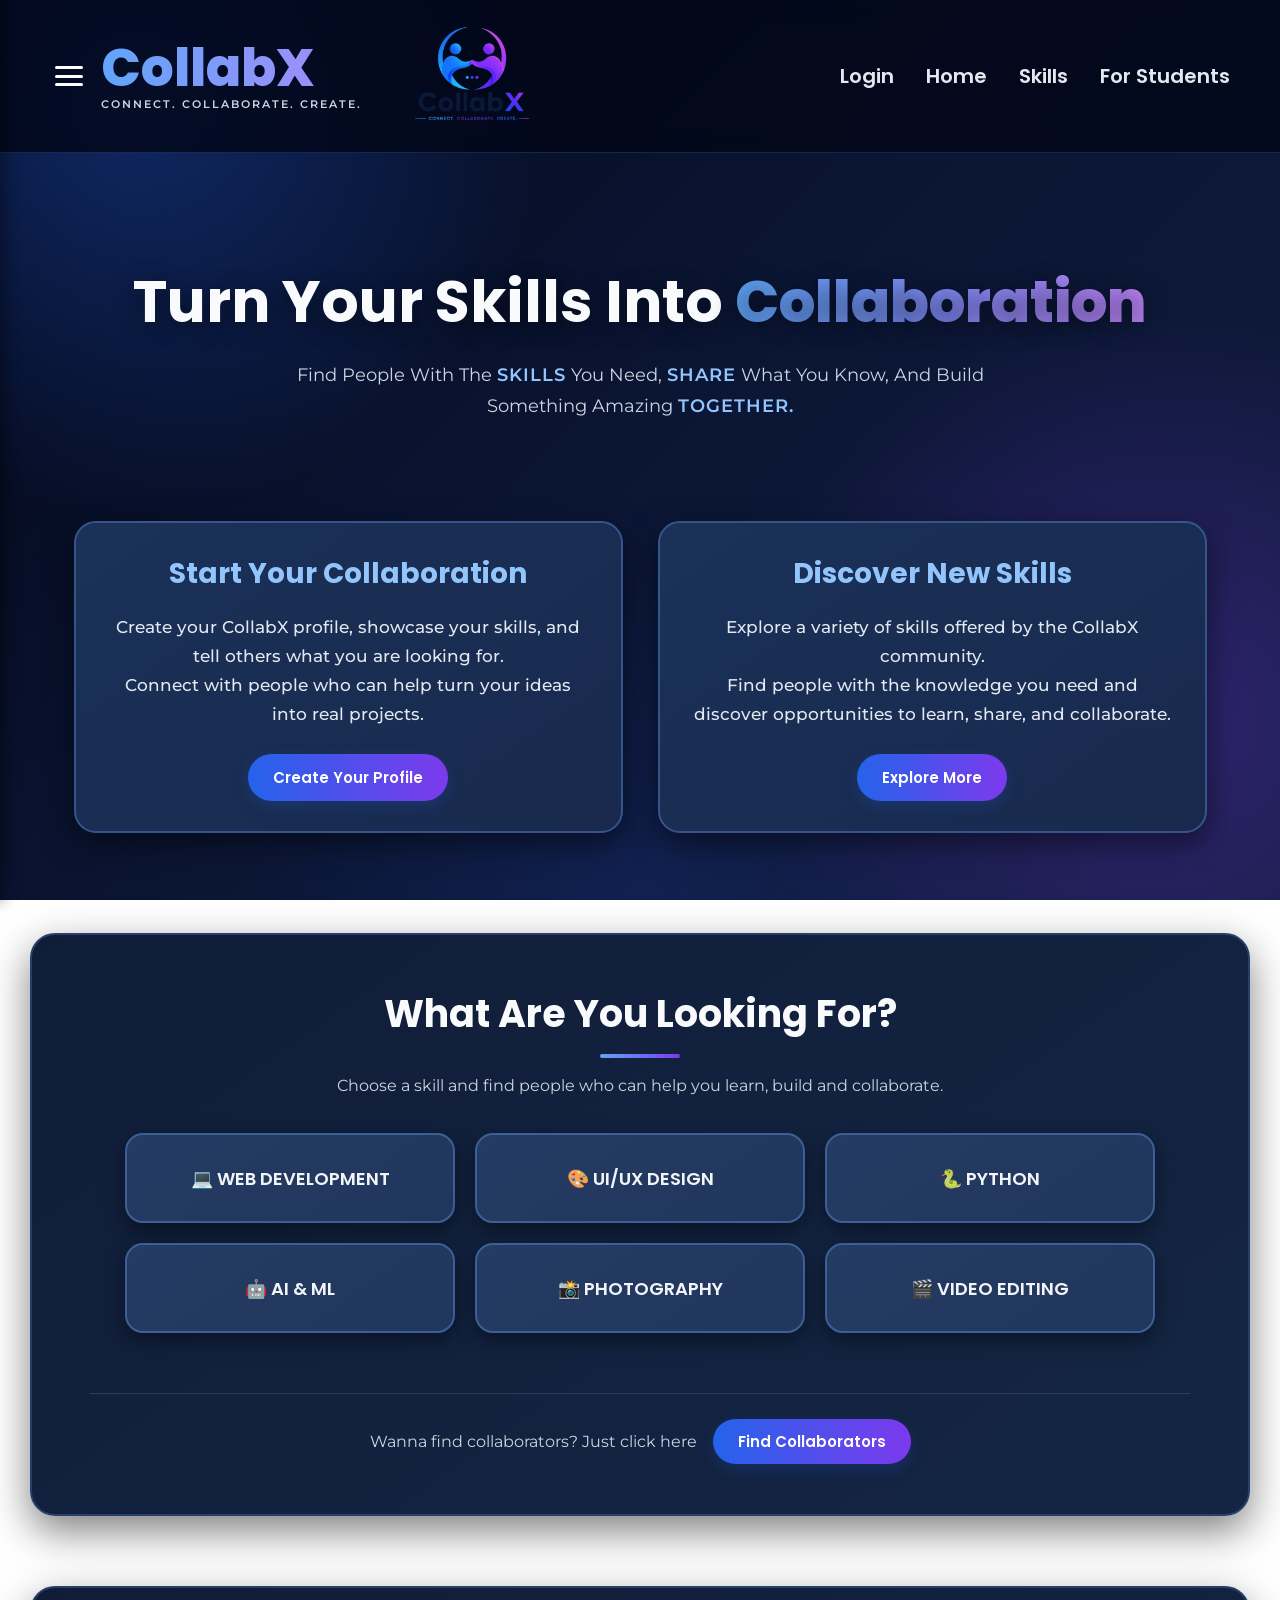
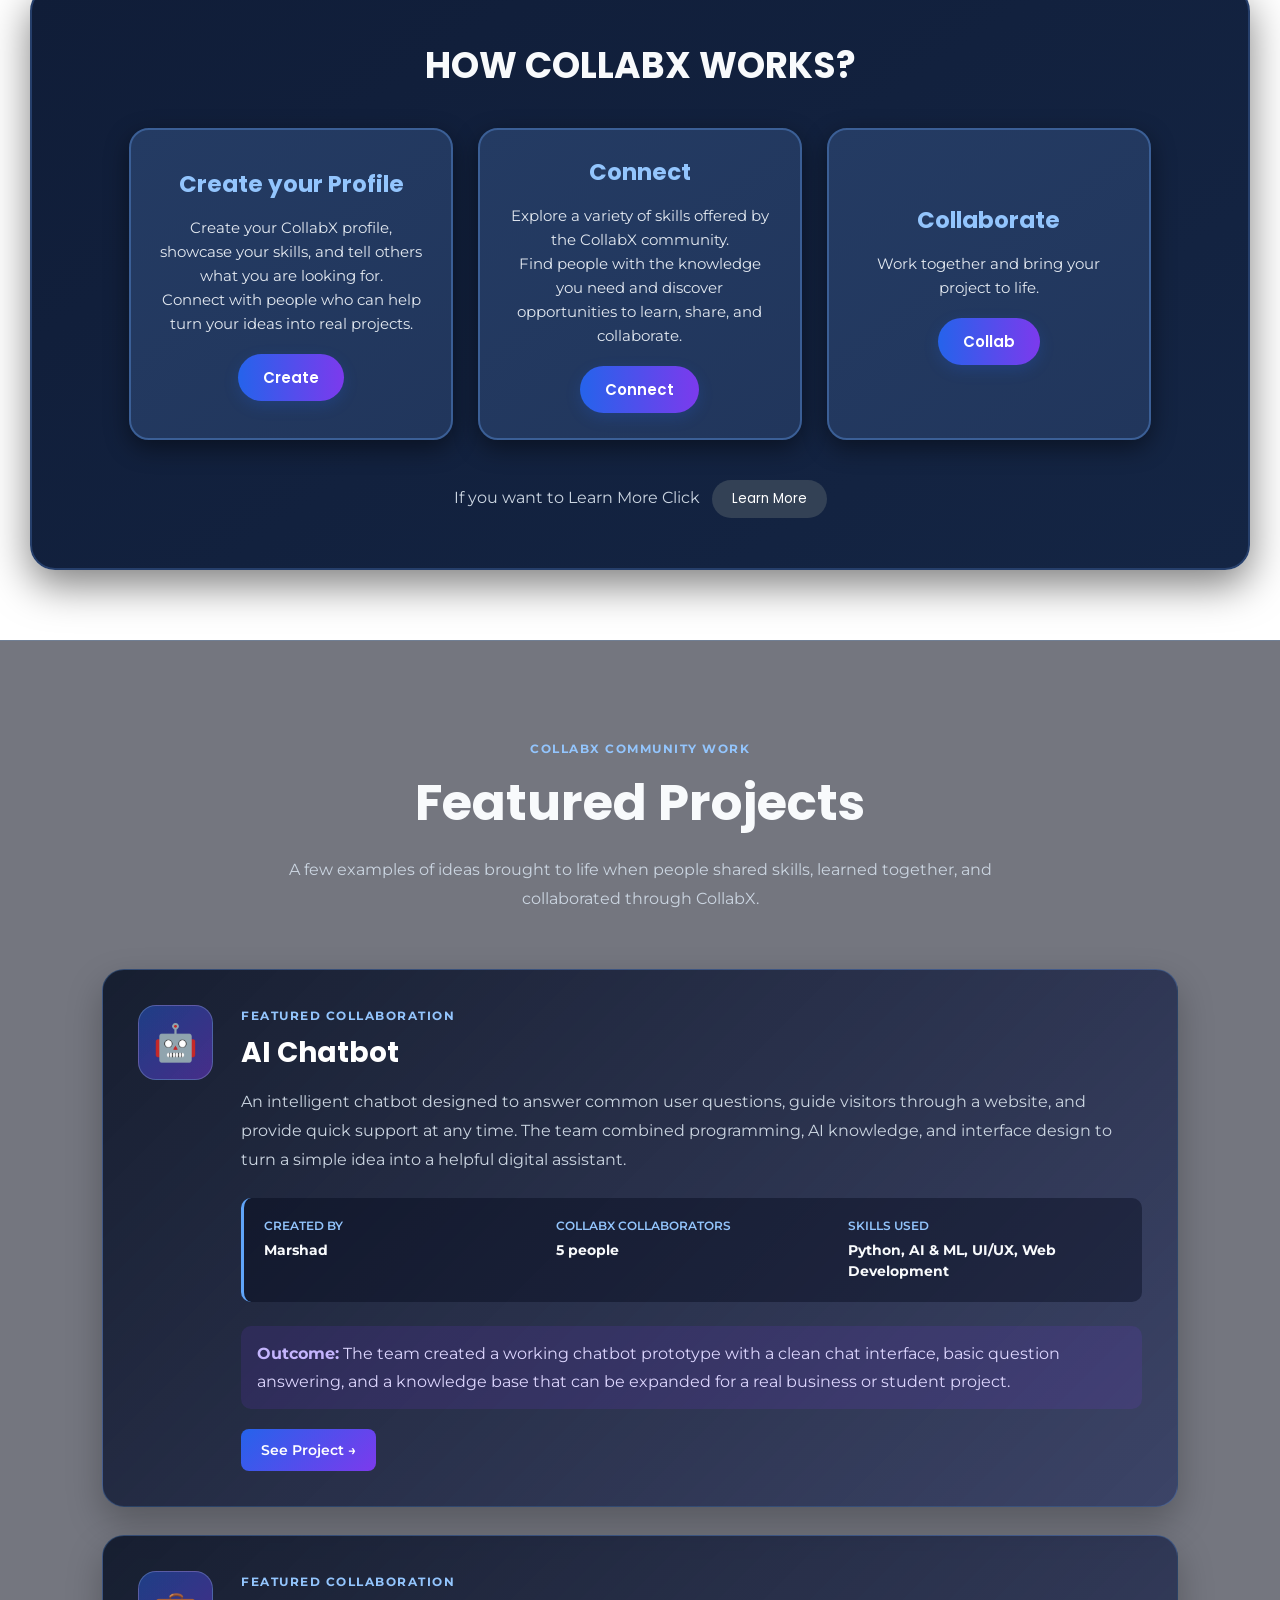
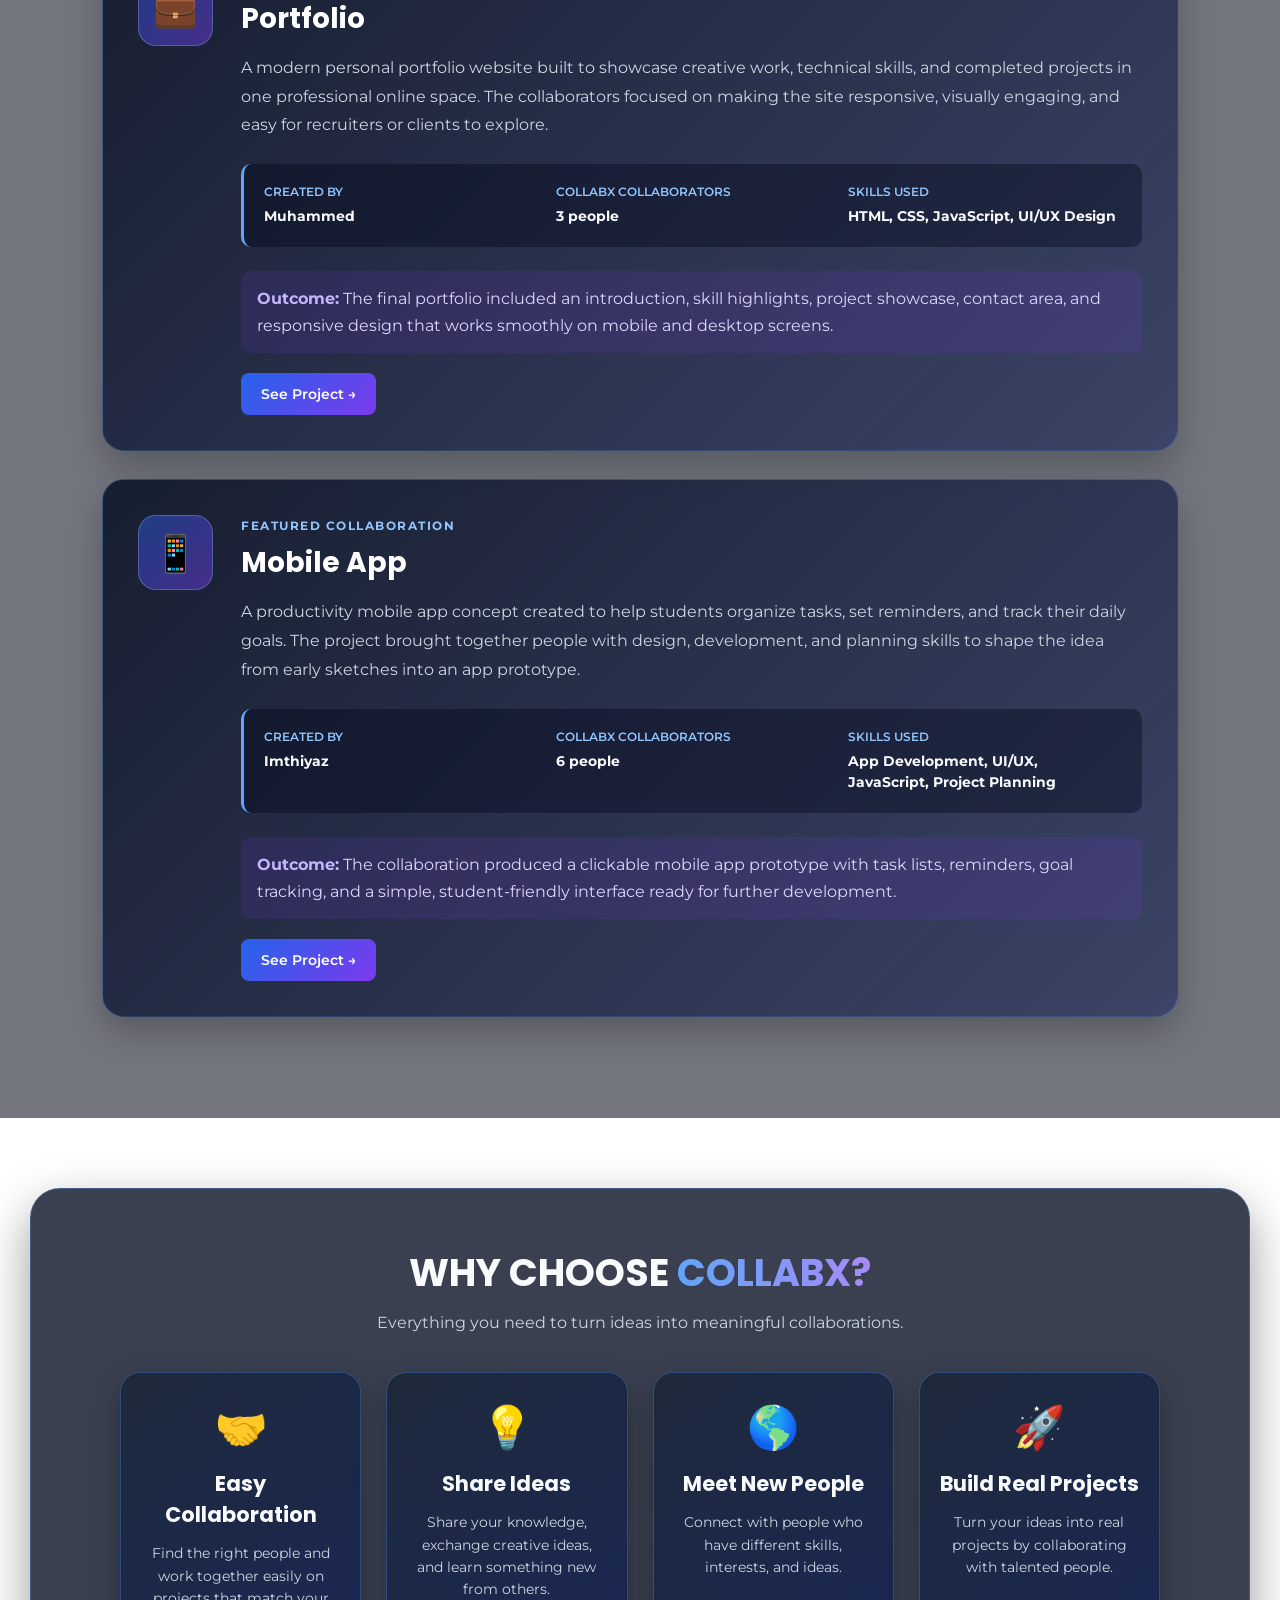
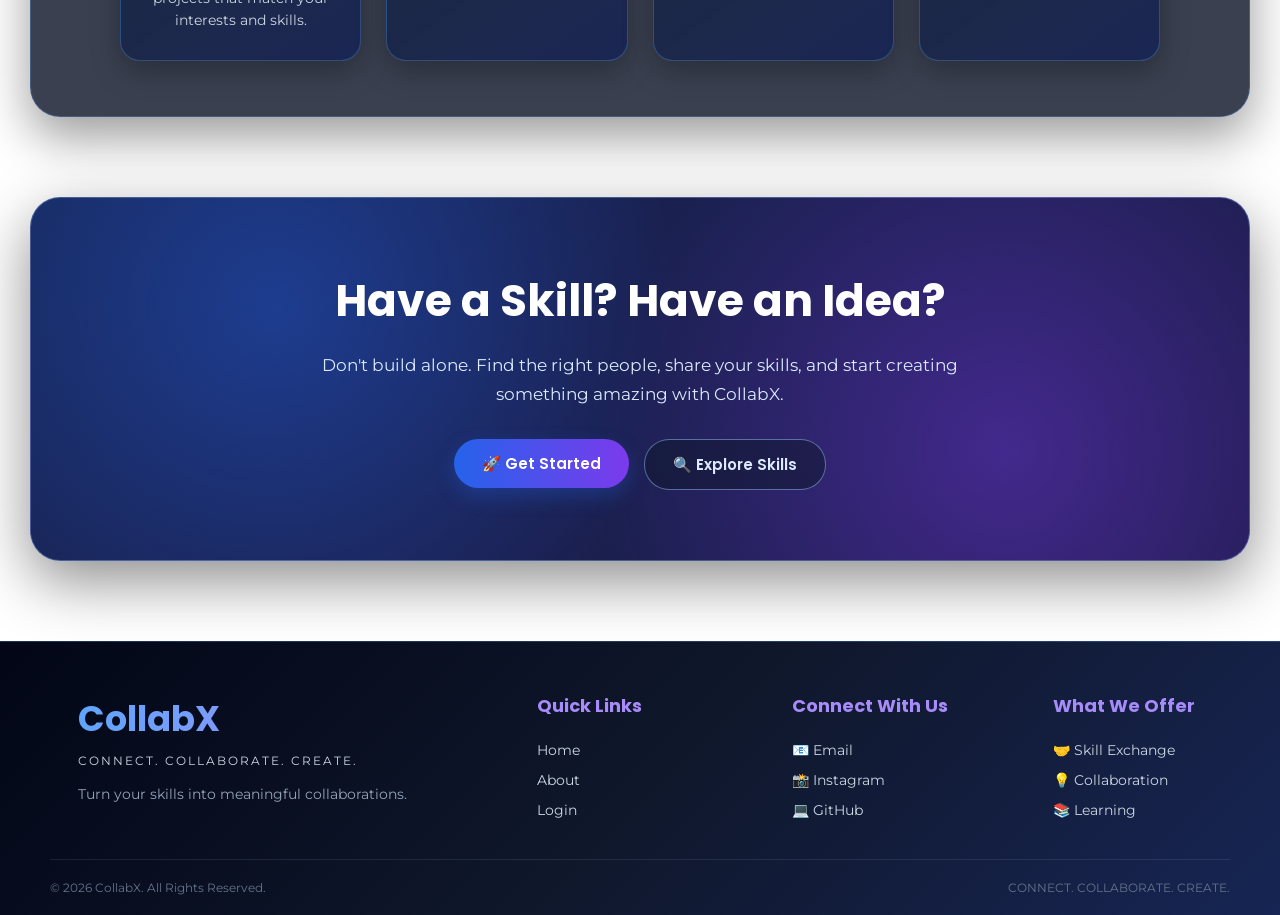
<file: index.html>
<!DOCTYPE html>
<html lang="en">

<head>
    <meta charset="UTF-8">
    <meta name="viewport" content="width=device-width, initial-scale=1.0">

    <title>CollabX</title>

    <link rel="stylesheet" href="home.css">

    <link href="https://fonts.googleapis.com/css2?family=Montserrat:wght@400;500;600&family=Poppins:wght@500;600;700;800&display=swap"
        rel="stylesheet">
</head>

<body>
    <!-- place right after <body> opens -->
    <div id="sidebarOverlay" class="sidebar-overlay" onclick="closeSidebar()"></div>

    <aside id="profileSidebar" class="profile-sidebar">
        <span class="sidebar-close" onclick="closeSidebar()">&times;</span>

        <div class="sidebar-profile">
            <div class="profile-pic-placeholder" id="sidebarProfilePic"
                 onclick="document.getElementById('profilePicInput').click()">
                <span>+</span>
            </div>
            <input type="file" id="profilePicInput" accept="image/*"
                   style="display:none" onchange="previewProfilePic(event)">

            <h3 id="sidebarUserName">Your Name</h3>
            <p id="sidebarUserEmail">your@email.com</p>
        </div>

        <div class="sidebar-details">
            <h4>Skills</h4>
            <p id="sidebarUserSkills">-</p>

            <h4>Looking For</h4>
            <p id="sidebarLookingFor">-</p>
        </div>

        <nav class="sidebar-nav">
            <a href="about.html">About</a>
            <a href="collaborators.html">Collaborators</a>
            <a href="skill.html">Skills</a>
            <a href="campus.html">For Students</a>
        </nav>
    </aside>

    <header class="home">

        <div class="sec5">
            <button class="menu-btn" onclick="toggleSidebar()">
                <span></span>
                <span></span>
                <span></span>
            </button>

            <div class="logo-text">
                <h1>CollabX</h1>
                <p>CONNECT. COLLABORATE. CREATE.</p>
            </div>

            <img src="images/1000302600-removebg-preview.png" alt="CollabX Logo">
        </div>

        <nav class="center">
            <a href="login.html">Login</a>
            <a href="index.html">Home</a>
            <a href="skill.html">Skills</a>
            <a href="campus.html">For Students</a>
        </nav>

    </header>


    <!-- ================= HERO SECTION ================= -->

    <div class="sec6">

        <h2>
            Turn Your Skills into
            <span>collaboration</span>
        </h2>

        <p>
            Find people with the
            <span>skills</span> you need,
            <span>share</span> what you know,
            and build something amazing
            <span>together.</span>
        </p>

    </div>


    <!-- ================= MAIN CARDS ================= -->

    <div class="card-container">

        <div class="cards">

            <!-- CREATE PROFILE CARD -->

            <div class="card1">

                <h2>Start Your Collaboration</h2>

                <p>
                    Create your CollabX profile, showcase your skills,
                    and tell others what you are looking for.
                    <br>
                    Connect with people who can help turn your ideas
                    into real projects.
                </p>

                <button onclick="openProfile()">
                    Create Your Profile
                </button>

            </div>


            <!-- EXPLORE SKILLS CARD -->

            <div class="card1">

                <h2>Discover New Skills</h2>

                <p>
                    Explore a variety of skills offered by the
                    CollabX community.
                    <br>
                    Find people with the knowledge you need and
                    discover opportunities to learn, share, and collaborate.
                </p>

                <button onclick="openSkills()">
                    Explore More
                </button>

            </div>

        </div>

    </div>


    <!-- ================= EXPLORE SKILLS POPUP ================= -->

    <div id="skillsPopup" class="popup">

        <div class="skills-box">

            <span class="close-btn" onclick="closeSkills()">
                &times;
            </span>

            <h2>Explore Skills</h2>

            <p>
                Discover different skills available in the
                CollabX community.
            </p>

            <div class="skills-list">

                <div class="skill-item">
                    <h3>💻 Web Development</h3>
                    <p>HTML, CSS, JavaScript, React</p>
                </div>

                <div class="skill-item">
                    <h3>🎨 UI/UX Design</h3>
                    <p>Figma, Wireframing, Prototyping</p>
                </div>

                <div class="skill-item">
                    <h3>🐍 Python</h3>
                    <p>Python programming, automation and projects</p>
                </div>

                <div class="skill-item">
                    <h3>🤖 AI & ML</h3>
                    <p>Machine Learning, AI and Data Science</p>
                </div>

                <div class="skill-item">
                    <h3>📸 Photography</h3>
                    <p>Portrait, landscape and creative photography</p>
                </div>

                <div class="skill-item">
                    <h3>🎬 Video Editing</h3>
                    <p>Video editing, effects and content creation</p>
                </div>

                <div class="skill-item">
                    <h3>📱 App Development</h3>
                    <p>Android, Flutter and mobile applications</p>
                </div>

                <div class="skill-item">
                    <h3>✍️ Content Writing</h3>
                    <p>Blogging, copywriting and creative writing</p>
                </div>

            </div>

        </div>

    </div>


    <!-- ================= CREATE PROFILE POPUP ================= -->

    <div id="profilePopup" class="popup">

        <div class="profile-box">

            <span class="close-btn" onclick="closeProfile()">
                &times;
            </span>

            <h2>Create Your Profile</h2>

            <p>
                Tell the CollabX community about yourself.
            </p>

            <form id="profileForm">

                <label for="profileName">Name</label>
                <input type="text" id="profileName" name="name"
                    placeholder="Enter your name" required>

                <label for="profileEmail">Email</label>
                <input type="email" id="profileEmail" name="email"
                    placeholder="Enter your email" required>

                <label for="profilePassword">Password</label>
                <input type="password" id="profilePassword" name="password"
                    placeholder="Create a password" required minlength="8"
                    pattern="(?=.*[a-z])(?=.*[A-Z])(?=.*\d).{8,}"
                    title="At least 8 characters, including 1 uppercase, 1 lowercase and 1 number">
                <small class="password-hint">Min 8 characters, with at least 1 uppercase, 1 lowercase and 1 number.</small>

                <label for="profileSkills">Your Skills</label>
                <input type="text" id="profileSkills" name="skills"
                    placeholder="Eg: Python, Web Development">

                <label for="profileLookingFor">What are you looking for?</label>
                <textarea id="profileLookingFor" name="lookingFor"
                    placeholder="Tell us what you want to learn or collaborate on"></textarea>

                <button type="submit">
                    Create Profile
                </button>

                <a href="login.html" class="secondary-link-btn">
                    Login
                </a>

            </form>

        </div>

    </div>


    <!-- ================= SKILLS / FIND COLLABORATORS ================= -->

    <div class="sec7" id="skills">

        <div class="finding">
            <h2>What Are You Looking For?</h2>
            <p>Choose a skill and find people who can help you learn, build and collaborate.</p>
        </div>

        <div class="skills-container">

            <div class="card2" onclick="openskill('Web Development')">
                <h2>💻 WEB DEVELOPMENT</h2>
            </div>

            <div class="card2" onclick="openskill('UI/UX Design')">
                <h2>🎨 UI/UX DESIGN</h2>
            </div>

            <div class="card2" onclick="openskill('Python')">
                <h2>🐍 PYTHON</h2>
            </div>

            <div class="card2" onclick="openskill('AI & ML')">
                <h2>🤖 AI & ML</h2>
            </div>

            <div class="card2" onclick="openskill('Photography')">
                <h2>📸 PHOTOGRAPHY</h2>
            </div>

            <div class="card2" onclick="openskill('Video Editing')">
                <h2>🎬 VIDEO EDITING</h2>
            </div>

            <div class="find-collaborator">
                <p>Wanna find collaborators? Just click here</p>
                <button onclick="findCollaborator()">Find Collaborators</button>
            </div>

        </div>

    </div>


    <!-- ================= SKILL POPUP ================= -->

    <div id="skill1Popup" class="skill1-popup">

        <div class="skill1-popup-box">

            <span class="skill1-close" onclick="closeskill()">&times;</span>

            <div id="skill1Icon" class="skill1-icon"></div>

            <h2 id="skill1Title">Skill Name</h2>

            <p id="skill1Description">
                Skill description will appear here.
            </p>

            <div class="skill1-buttons">

                <button class="find-btn" onclick="findCollaborator()">
                    Find Collaborators
                </button>

                <button class="post-btn" onclick="postSkill()">
                    Post About Your Skills
                </button>

            </div>

        </div>

    </div>


    <!-- ================= HOW COLLABX WORKS ================= -->

    <div class="sec8">

        <h2>HOW COLLABX WORKS?</h2>

        <div class="sec8-1">

            <!-- STEP 1 -->
            <div class="card3">
                <h2>Create your Profile</h2>
                <p>
                    Create your CollabX profile, showcase your skills,
                    and tell others what you are looking for.
                    <br>
                    Connect with people who can help turn your ideas
                    into real projects.
                </p>
                <button onclick="openProfile()">
                    Create
                </button>
            </div>

            <!-- STEP 2 -->
            <div class="card3">
                <h2>Connect</h2>
                <p>
                    Explore a variety of skills offered by the
                    CollabX community.
                    <br>
                    Find people with the knowledge you need and
                    discover opportunities to learn, share, and collaborate.
                </p>
                <button onclick="document.getElementById('skills').scrollIntoView({behavior:'smooth'})">
                    Connect
                </button>
            </div>

            <!-- STEP 3 -->
            <div class="card3">
                <h2>Collaborate</h2>
                <p>
                    Work together and bring your project to life.
                </p>
                <button onclick="document.getElementById('projects').scrollIntoView({behavior:'smooth'})">
                    Collab
                </button>
            </div>

            <!-- LEARN MORE -->
            <p class="learn-more-line">
                If you want to Learn More Click
                <button onclick="window.location.href='about.html'">
                    Learn More
                </button>
            </p>

        </div>

    </div>


    <!-- ================= FEATURED PROJECTS ================= -->

    <section class="sec9" id="projects">

        <div class="featured-heading">
            <p class="section-tag">COLLABX COMMUNITY WORK</p>
            <h2>Featured Projects</h2>
            <p>
                A few examples of ideas brought to life when people shared skills,
                learned together, and collaborated through CollabX.
            </p>
        </div>

        <div class="featured-projects" id="featuredProjects">
            <!-- rendered by home.js from collabxProjects in localStorage -->
        </div>

    </section>


    <!-- ================= WHY CHOOSE COLLABX ================= -->

    <div class="sec10">

        <div class="why-title">
            <h2>WHY CHOOSE <span>COLLABX?</span></h2>
            <p>Everything you need to turn ideas into meaningful collaborations.</p>
        </div>

        <div class="why-container">

            <div class="why-card">
                <div class="why-icon">🤝</div>
                <h3>Easy Collaboration</h3>
                <p>
                    Find the right people and work together easily
                    on projects that match your interests and skills.
                </p>
            </div>

            <div class="why-card">
                <div class="why-icon">💡</div>
                <h3>Share Ideas</h3>
                <p>
                    Share your knowledge, exchange creative ideas,
                    and learn something new from others.
                </p>
            </div>

            <div class="why-card">
                <div class="why-icon">🌎</div>
                <h3>Meet New People</h3>
                <p>
                    Connect with people who have different skills,
                    interests, and ideas.
                </p>
            </div>

            <div class="why-card">
                <div class="why-icon">🚀</div>
                <h3>Build Real Projects</h3>
                <p>
                    Turn your ideas into real projects by collaborating
                    with talented people.
                </p>
            </div>

        </div>

    </div>


    <!-- ================= FINAL CALL TO ACTION ================= -->

    <div class="sec11">

        <div class="cta-content">

            <h2>Have a Skill? Have an Idea?</h2>

            <p>
                Don't build alone. Find the right people, share your skills,
                and start creating something amazing with CollabX.
            </p>

            <div class="cta-buttons">

                <a href="login.html">
                    <button class="cta-primary" type="button">
                        🚀 Get Started
                    </button>
                </a>

                <button class="cta-secondary" onclick="openSkills()">
                    🔍 Explore Skills
                </button>

            </div>

        </div>

    </div>

    <!-- ================= FOOTER ================= -->

    <footer class="home-footer">

        <div class="footer-main">

            <!-- FOOTER BRAND -->
            <div class="footer-brand">
                <h2>CollabX</h2>
                <p>CONNECT. COLLABORATE. CREATE.</p>
                <span>Turn your skills into meaningful collaborations.</span>
            </div>

            <!-- QUICK LINKS -->
            <div class="footer-section">
                <h3>Quick Links</h3>
                <a href="index.html">Home</a>
                <a href="about.html">About</a>
                <a href="login.html">Login</a>
            </div>

            <!-- CONNECT -->
            <div class="footer-section">
                <h3>Connect With Us</h3>
                <a href="#">📧 Email</a>
                <a href="#">📸 Instagram</a>
                <a href="#">💻 GitHub</a>
            </div>

            <!-- WHAT WE OFFER -->
            <div class="footer-section">
                <h3>What We Offer</h3>
                <p>🤝 Skill Exchange</p>
                <p>💡 Collaboration</p>
                <p>📚 Learning</p>
            </div>

        </div>

        <!-- FOOTER BOTTOM -->
        <div class="footer-bottom">
            <p>&copy; 2026 CollabX. All Rights Reserved.</p>
            <p>CONNECT. COLLABORATE. CREATE.</p>
        </div>

    </footer>


    <!-- ================= JAVASCRIPT ================= -->

    <script src="home.js"></script>

</body>

</html>
</file>
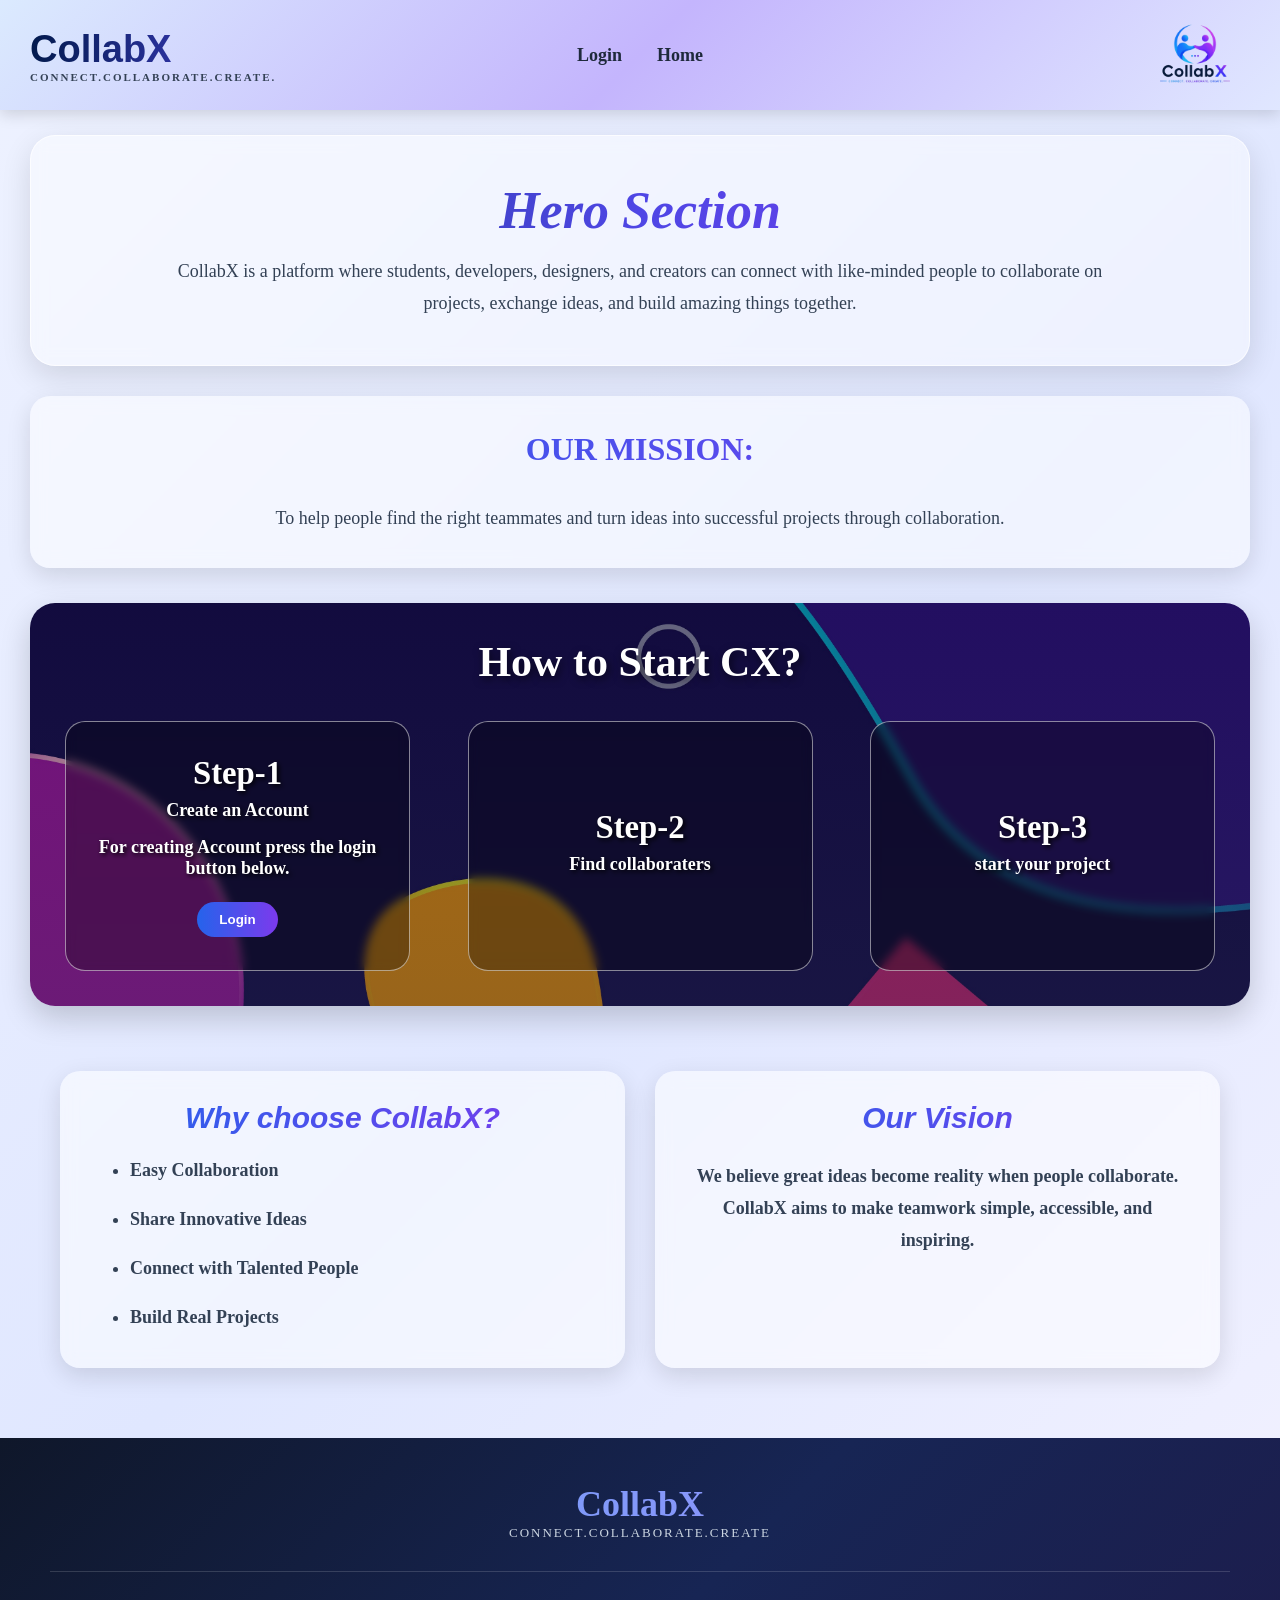
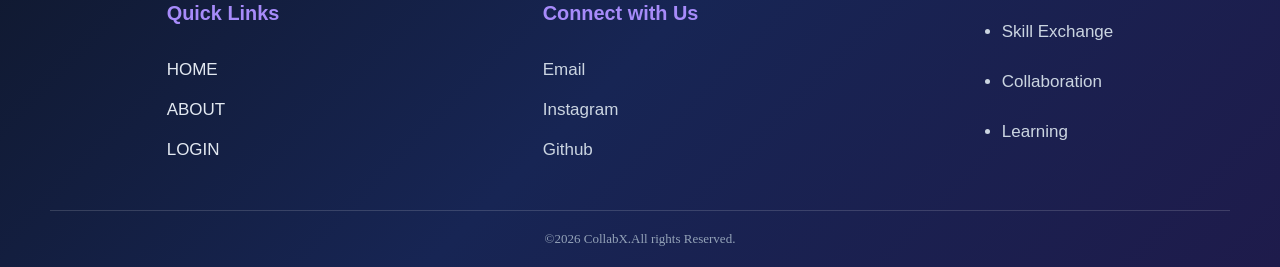
<file: About.html>
<!DOCTYPE html>
<html lang="en">
<head>
    <meta charset="UTF-8">
    <meta name="viewport" content="width=device-width, initial-scale=1.0">
    <title>About</title>
    <style>
      *{
    margin: 0;
    box-sizing: border-box;
}

/* ================= HEADER ================= */

.container{
    width: 100%;
    display: grid;
    align-items: center;
    padding: 15px 30px;

    background: linear-gradient(
        135deg,
        #dbeafe,
        #c4b5fd,
        #e0e7ff
    );

    grid-template-columns: 1fr auto 1fr;

    box-shadow: 0 4px 15px rgba(0,0,0,0.15);
}

.left{
    position: relative;
    z-index: 1;
    margin: 0;
    padding: 0;
}

.left h1{
    font-size: 38px;
    font-family: 'Segoe UI', sans-serif;
    font-weight: 800;

    background: linear-gradient(
        90deg,
        #021a4d,
        #4f46e5,
        #7c3aed
    );

    -webkit-background-clip: text;
    -webkit-text-fill-color: transparent;

    margin: 0;
}

.left p{
    font-size: 11px;
    letter-spacing: 2px;
    color: #334155;
    margin: 0;
    font-weight: 600;
}

.center{
    display: flex;
    justify-content: center;
    gap: 35px;
    margin-top: 0;
}

.center a{
    color: #1e293b;
    text-decoration: none;
    font-size: 18px;
    font-weight: 600;

    transition: all 0.3s ease;
}

.center a:hover{
    color: #7c3aed;
    transform: translateY(-3px);
}

.right{
    display: flex;
    justify-content: flex-end;
}

.right img{
    width: 110px;
    height: 80px;
    object-fit: contain;
}


/* ================= HERO ================= */

.hero{
    text-align: center;

    padding: 45px 30px;
    margin: 25px 30px;

    border-radius: 25px;

    background: rgba(255,255,255,0.45);

    backdrop-filter: blur(8px);

    border: 1px solid rgba(255,255,255,0.7);

    box-shadow: 0 10px 30px rgba(0,0,0,0.12);

    animation: FadeUp 1.2s ease-in-out;

    transition: all 0.3s ease;

    cursor: pointer;
}

.hero:hover{
    transform: translateY(-5px);

    box-shadow:
        0 15px 35px rgba(0,0,0,0.20);

    border-color: #7c3aed;
}

.hero h1{
    font-size: 52px;
    margin-bottom: 15px;
}

.heros{
    font-style: italic;
    font-weight: 800;

    background: linear-gradient(
        90deg,
        #1e3a8a,
        #4f46e5,
        #7c3aed
    );

    -webkit-background-clip: text;
    -webkit-text-fill-color: transparent;
}

.hero1{
    color: #334155;
    font-size: 18px;
    line-height: 1.8;
    font-weight: 500;
}


/* ================= ANIMATION ================= */

@keyframes FadeUp{
    from{
        opacity: 0;
        transform: translateY(30px);
    }

    to{
        opacity: 1;
        transform: translateY(0);
    }
}


/* ================= MISSION ================= */

.box{
    border: none;

    background: rgba(255,255,255,0.5);

    backdrop-filter: blur(8px);

    border-radius: 20px;

    padding: 35px;

    margin: 30px;

    text-align: center;

    font-size: 18px;

    box-shadow:
        0 8px 25px rgba(0,0,0,0.12);

    transition: all 0.3s ease;

    cursor: pointer;
}

.box h1{
    font-size: 32px;

    background: linear-gradient(
        90deg,
        #2563eb,
        #7c3aed
    );

    -webkit-background-clip: text;
    -webkit-text-fill-color: transparent;

    margin-bottom: 15px;
}

.box p{
    color: #334155;
    font-size: 18px;
    line-height: 1.6;
}

.box:hover{
    transform: translateY(-6px);

    box-shadow:
        0 15px 35px rgba(0,0,0,0.18);
}


/* ================= STEPS ================= */

.steps{
    border: none;

    border-radius: 25px;

    padding: 35px;

    margin: 35px 30px;

    background-image:
        linear-gradient(
            rgba(15,23,42,0.35),
            rgba(30,41,59,0.45)
        ),
        url("images/bg1.jpg");

    background-size: cover;
    background-position: center;
    background-repeat: no-repeat;

    box-shadow:
        0 12px 30px rgba(0,0,0,0.18);
}

.steps h2{
    text-align: center;

    margin-bottom: 35px;

    color: white;

    font-weight: 800;

    font-size: 42px;

    text-shadow:
        2px 3px 8px rgba(0,0,0,0.6);
}

.step-container{
    display: flex;
    justify-content: space-between;
    gap: 25px;
}

.step-box{
    width: 30%;
    min-height: 250px;

    border: 1px solid rgba(255,255,255,0.5);

    border-radius: 20px;

    padding: 25px;

    text-align: center;

    color: white;

    background: rgba(0,0,0,0.30);

    backdrop-filter: blur(5px);

    display: flex;
    flex-direction: column;
    justify-content: center;
    align-items: center;

    text-shadow:
        2px 2px 5px black;

    transition: all 0.3s ease;

    cursor: pointer;
}

.step-box:hover{
    transform: translateY(-12px) scale(1.03);

    box-shadow:
        0 15px 30px rgba(0,0,0,0.35);

    border: 2px solid #FFD54F;

    background: rgba(0,0,0,0.45);
}

.step1{
    font-weight: bold;
    font-size: 28px;
}

.step2,
.step3{
    font-weight: bold;
    font-size: 28px;
}

.step-box p{
    font-size: 18px;
    margin: 8px 0;
}

.step-box button{
    margin-top: 15px;

    padding: 10px 22px;

    border: none;

    border-radius: 20px;

    background: linear-gradient(
        90deg,
        #2563eb,
        #7c3aed
    );

    color: white;

    font-weight: 600;

    cursor: pointer;

    transition: 0.3s;
}

.step-box button:hover{
    transform: scale(1.05);

    box-shadow:
        0 6px 15px rgba(0,0,0,0.3);
}


/* ================= WHY + VISION ================= */

.sec3{
    border-radius: 20px;

    padding: 30px;

    margin: 30px;
}

.sec-container{
    display: flex;
    justify-content: space-between;
    gap: 30px;
}

.sec31{
    width: 50%;

    border: none;

    border-radius: 20px;

    padding: 30px;

    color: #101010;

    background: rgba(255,255,255,0.55);

    backdrop-filter: blur(8px);

    box-shadow:
        0 8px 25px rgba(0,0,0,0.12);

    transition: all 0.3s ease;
}

.sec31:hover{
    transform: translateY(-6px);

    box-shadow:
        0 15px 30px rgba(0,0,0,0.18);
}

.sec31 h2{
    text-align: center;

    font-weight: bold;

    font-family: 'Segoe UI', sans-serif;

    font-style: italic;

    margin-bottom: 25px;

    font-size: 30px;

    color: #1e293b;
}

.vision h2,
.why h2{
    background: linear-gradient(
        90deg,
        #2563eb,
        #7c3aed
    );

    -webkit-background-clip: text;
    -webkit-text-fill-color: transparent;

    text-decoration: none;

    text-shadow: none;
}

.vision p{
    font-size: 18px;

    color: #334155;

    font-weight: 600;

    line-height: 1.8;

    text-align: center;

    margin-top: 25px;
}

.why li{
    text-align: left;

    font-size: 18px;

    font-weight: 600;

    color: #334155;

    margin-bottom: 10px;

    transition: all 0.3s ease;

    cursor: pointer;
}

.why li:hover{
    transform: translateX(8px);

    color: #7c3aed;
}


/* ================= BODY ================= */

body{
    margin: 0;

    background: linear-gradient(
        135deg,
        #eef2ff,
        #e0e7ff,
        #f5f3ff
    );

    color: #101010;
}


/* ================= FOOTER ================= */

.foter{
    background: linear-gradient(
        135deg,
        #0f172a,
        #172554,
        #1e1b4b
    );

    color: white;

    padding: 45px 50px 20px;

    margin-top: 40px;
}

.cx{
    margin-bottom: 30px;

    text-align: center;
}

.cx h2{
    font-size: 36px;

    background: linear-gradient(
        90deg,
        #60a5fa,
        #a78bfa
    );

    -webkit-background-clip: text;
    -webkit-text-fill-color: transparent;
}

.cx p{
    color: #cbd5e1;

    font-size: 13px;

    letter-spacing: 2px;
}

.footer-container{
    display: flex;

    justify-content: space-around;

    gap: 30px;

    border-top: 1px solid rgba(255,255,255,0.15);

    padding-top: 30px;
}

.sec4{
    font-family: 'Segoe UI', sans-serif;

    font-size: 17px;

    font-weight: 500;
}

.sec4 h3{
    color: #a78bfa;

    margin-bottom: 15px;
}

.sec4 a{
    text-decoration: none;

    text-transform: uppercase;

    color: #e2e8f0;

    transition: 0.3s;
}

.sec4 a:hover{
    color: #a78bfa;

    padding-left: 5px;
}

.sec4 p{
    color: #cbd5e1;
}

.p1 li{
    color: #cbd5e1;

    margin-bottom: 10px;
}

.bottom{
    text-align: center;

    border-top: 1px solid rgba(255,255,255,0.15);

    margin-top: 30px;

    padding-top: 20px;

    color: #94a3b8;

    font-size: 13px;
}


/* ================= RESPONSIVE (MOBILE) ================= */

@media (max-width: 800px){

    .container{
        grid-template-columns: 1fr;
        justify-items: center;
        text-align: center;
        row-gap: 12px;
        padding: 20px;
    }

    .center{
        margin-top: 0;
    }

    .left h1{
        font-size: 30px;
    }

    .right img{
        width: 80px;
        height: 60px;
    }

    .hero{
        margin: 20px 15px;
        padding: 30px 20px;
    }

    .hero h1{
        font-size: 34px;
    }

    .hero1{
        font-size: 15px;
    }

    .box{
        margin: 20px 15px;
        padding: 25px 20px;
    }

    .steps{
        margin: 25px 15px;
        padding: 25px 20px;
    }

    .steps h2{
        font-size: 28px;
    }

    .step-container{
        flex-direction: column;
    }

    .step-box{
        width: 100%;
    }

    .sec3{
        margin: 20px 15px;
        padding: 20px;
    }

    .sec-container{
        flex-direction: column;
    }

    .sec31{
        width: 100%;
    }

    .foter{
        padding: 35px 20px 20px;
    }

    .footer-container{
        flex-direction: column;
        align-items: center;
        gap: 30px;
        text-align: center;
    }
}
 </style>
</head>
<body>
    <header class="container">
    <div class="left">
         <h1>CollabX</h1>
         <p>CONNECT.COLLABORATE.CREATE.</p>
    </div>
         <nav class="center">
                <a href="login.html">
                    Login
                </a>
                <a href="index.html">
                    Home
                </a>
            </nav>
        <div class="right">
            <img src="images/1000302600-removebg-preview.png" alt="CollabX Logo">
        </div>
    </header>
<div class="hero">
    <h1 class="heros">
            Hero Section
    </h1>
    <p class="hero1">
            CollabX is a platform where students, developers, designers, and creators can connect with like-minded people to collaborate on<br> projects, exchange ideas, and build amazing things together.
    </p>

</div>
<div class="box">
    <div class="left"></div>
    <h1>
        OUR MISSION:
    </h1><br>
    <p>
        To help people find the right teammates and turn ideas into successful projects through collaboration.</p></div>
</div>
<div class="steps">
     <h2>How to Start CX?</h2>
         <div class="step-container">
             <div class="step-box step1">
                 <h3>Step-1</h3>
                 <p>Create an Account</p>
                 <p>
                    For creating Account press the login button below.
                 </p>
                 <a href="login.html">
                    <button>
                        Login
                    </button>
                 </a>
             </div>
             <div class="step-box step2">
                 <h3>Step-2</h3>
                 <p>Find collaboraters</p>
             </div>
             <div class="step-box step3">
                <h3>Step-3</h3>
                <p>start your project</p>
             </div>
         </div>
</div>
    <div class="sec3">
        <div class="sec-container">
            <div class="sec31 why">
                <h2>Why choose CollabX?</h2>
                <p><ul>
                    <li>Easy Collaboration</li><br>
                    <li>Share Innovative Ideas</li><br>
                    <li>Connect with Talented People</li><br>
                    <li>Build Real Projects</li>
                </ul></p>
             </div>
             <div class="sec31 vision">
                <h2>Our Vision</h2>
                <p>We believe great ideas become reality when people collaborate.<br> CollabX aims to make teamwork simple, accessible, and inspiring.</p>
             </div>
        </div>
    </div>
<footer class="foter">
    <div class="cx">
        <h2>CollabX</h2>
        <p>CONNECT.COLLABORATE.CREATE</p>
    </div>
    <div class="footer-container">
        <div class="sec4">
            <h3>Quick Links</h3><br>
            <a href="index.html">Home</a><br><br>
            <a href="about.html">About</a><br><br>
            <a href="login.html">Login</a>
        </div>
        <div class="sec4">
            <h3>Connect with Us</h3><br>
            <p>Email</p><br>
            <p>Instagram</p><br>
            <p>Github</p><br>
        </div>
        <div class="sec4 p1"><ul>
            <p><br><li>Skill Exchange</p><br></li>
            <p><li>Collaboration</li></p><br>
            <p><li>Learning</li></p>
            </ul>
        </div>
    </div>
    <div class="bottom">
        <p>&copy;2026 CollabX.All rights Reserved.</p>
    </div>
</footer>
</body>
</html>
</file>
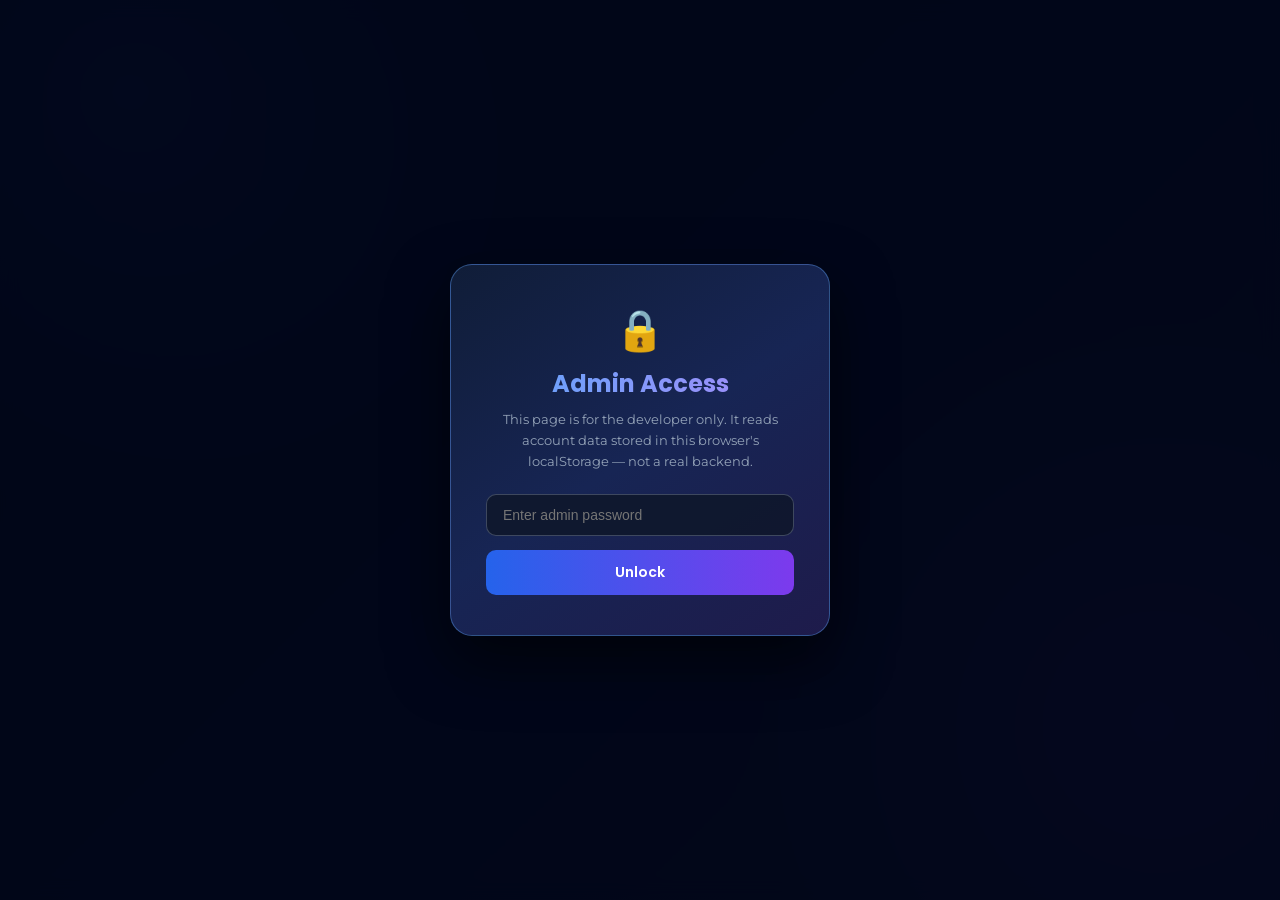
<file: admin.html>
<!DOCTYPE html>
<html lang="en">

<head>
    <meta charset="UTF-8">
    <meta name="viewport" content="width=device-width, initial-scale=1.0">

    <title>Admin — CollabX</title>

    <link rel="stylesheet" href="admin.css">

    <link href="https://fonts.googleapis.com/css2?family=Montserrat:wght@400;500;600&family=Poppins:wght@500;600;700;800&display=swap"
        rel="stylesheet">
</head>

<body>

    <!-- ================= PASSWORD GATE ================= -->

    <div id="gate">
        <div class="gate-box">
            <div class="icon">🔒</div>
            <h2>Admin Access</h2>
            <p>
                This page is for the developer only. It reads account data
                stored in this browser's localStorage — not a real backend.
            </p>

            <input type="password" id="gatePassword" placeholder="Enter admin password"
                onkeydown="if(event.key === 'Enter') checkPassword()">

            <button onclick="checkPassword()">Unlock</button>

            <p class="gate-error" id="gateError">Incorrect password. Try again.</p>
        </div>
    </div>


    <!-- ================= DASHBOARD ================= -->

    <div id="dashboard">

        <header class="admin-header">
            <div>
                <h1>CollabX Admin</h1>
                <p class="sub">Account management — this browser only</p>
            </div>

            <button class="lock-btn" onclick="lockDashboard()">🔒 Lock</button>
        </header>

        <p class="local-warning">
            ⚠️ This dashboard only shows data created on <strong>this device's browser</strong>.
            There's no shared backend yet, so it can't see or manage data other people create
            on their own phones or computers.
        </p>

        <div class="admin-tabs">
            <button class="admin-tab active" data-tab="accounts">Accounts</button>
            <button class="admin-tab" data-tab="collaborators">Collaborators</button>
            <button class="admin-tab" data-tab="skills">Skills</button>
            <button class="admin-tab" data-tab="projects">Projects</button>
        </div>


        <!-- ================= ACCOUNTS TAB ================= -->

        <div id="tab-accounts" class="tab-panel active">

            <div class="stats-row">
                <div class="stat-card">
                    <div class="num" id="statTotal">0</div>
                    <div class="label">Total Accounts</div>
                </div>
                <div class="stat-card">
                    <div class="num" id="statSkills">0</div>
                    <div class="label">With Skills Listed</div>
                </div>
                <div class="stat-card">
                    <div class="num" id="statPics">0</div>
                    <div class="label">With Profile Pics</div>
                </div>
            </div>

            <div class="toolbar">
                <input type="text" id="adminSearch" placeholder="Search by name or email...">
                <button class="danger-btn" onclick="clearAllAccounts()">Delete All Accounts</button>
            </div>

            <div class="accounts-wrap">
                <table>
                    <thead>
                        <tr>
                            <th>Name</th>
                            <th>Email</th>
                            <th>Skills</th>
                            <th>Looking For</th>
                            <th>Actions</th>
                        </tr>
                    </thead>
                    <tbody id="accountsBody"></tbody>
                </table>
            </div>

        </div>


        <!-- ================= COLLABORATORS TAB ================= -->

        <div id="tab-collaborators" class="tab-panel">

            <div class="toolbar">
                <input type="text" id="collabSearch" placeholder="Search by name or skill...">
                <button class="add-btn" onclick="openCollabModal(null)">+ Add Collaborator</button>
            </div>

            <div class="accounts-wrap">
                <table>
                    <thead>
                        <tr>
                            <th>Name</th>
                            <th>Role</th>
                            <th>Skills</th>
                            <th>Available</th>
                            <th>Actions</th>
                        </tr>
                    </thead>
                    <tbody id="collabBody"></tbody>
                </table>
            </div>

        </div>


        <!-- ================= SKILLS TAB ================= -->

        <div id="tab-skills" class="tab-panel">

            <div class="toolbar">
                <input type="text" id="skillSearchAdmin" placeholder="Search by title or owner...">
                <button class="add-btn" onclick="openSkillModal(null)">+ Add Skill</button>
            </div>

            <div class="accounts-wrap">
                <table>
                    <thead>
                        <tr>
                            <th>Title</th>
                            <th>Category</th>
                            <th>Owner</th>
                            <th>Type</th>
                            <th>Actions</th>
                        </tr>
                    </thead>
                    <tbody id="skillsBody"></tbody>
                </table>
            </div>

        </div>


        <!-- ================= PROJECTS TAB ================= -->

        <div id="tab-projects" class="tab-panel">

            <div class="toolbar">
                <span></span>
                <button class="add-btn" onclick="openProjectModal(null)">+ Add Project</button>
            </div>

            <div class="accounts-wrap">
                <table>
                    <thead>
                        <tr>
                            <th>Title</th>
                            <th>Created By</th>
                            <th>Collaborators</th>
                            <th>Skills Used</th>
                            <th>Actions</th>
                        </tr>
                    </thead>
                    <tbody id="projectsBody"></tbody>
                </table>
            </div>

        </div>

    </div>


    <!-- ================= EDIT ACCOUNT MODAL ================= -->

    <div id="editPopup" class="popup">
        <div class="popup-box">
            <span class="close-btn" onclick="closeEditModal()">&times;</span>
            <h3>Edit Account</h3>

            <label>Name</label>
            <input type="text" id="editName">

            <label>Email</label>
            <input type="email" id="editEmail">

            <label>Skills</label>
            <input type="text" id="editSkills" placeholder="Eg: Python, Web Development">

            <label>Looking For</label>
            <textarea id="editLookingFor"></textarea>

            <button class="save-btn" onclick="saveEdit()">Save Changes</button>
        </div>
    </div>


    <!-- ================= EDIT/ADD COLLABORATOR MODAL ================= -->

    <div id="collabPopup" class="popup">
        <div class="popup-box">
            <span class="close-btn" onclick="closeCollabModal()">&times;</span>
            <h3 id="collabModalTitle">Add Collaborator</h3>

            <label>Name</label>
            <input type="text" id="collabName">

            <label>Role</label>
            <input type="text" id="collabRole" placeholder="Eg: Frontend Developer">

            <label>Skills (comma-separated)</label>
            <input type="text" id="collabSkills" placeholder="Eg: Web Development, UI/UX Design">

            <label>Experience</label>
            <input type="text" id="collabExperience" placeholder="Eg: 2 yrs experience">

            <label>Projects</label>
            <input type="text" id="collabProjects" placeholder="Eg: 4 projects">

            <label>Availability</label>
            <select id="collabAvailable">
                <option value="true">Available</option>
                <option value="false">Busy</option>
            </select>

            <label>Bio</label>
            <textarea id="collabBio"></textarea>

            <button class="save-btn" onclick="saveCollab()">Save Collaborator</button>
        </div>
    </div>


    <!-- ================= EDIT/ADD SKILL MODAL ================= -->

    <div id="skillPopup" class="popup">
        <div class="popup-box">
            <span class="close-btn" onclick="closeSkillModal()">&times;</span>
            <h3 id="skillModalTitle">Add Skill</h3>

            <label>Title</label>
            <input type="text" id="skillTitleAdmin">

            <label>Category</label>
            <select id="skillCategoryAdmin">
                <option value="Design">Design</option>
                <option value="Development">Development</option>
                <option value="Marketing">Marketing</option>
                <option value="Writing">Writing</option>
            </select>

            <label>Owner</label>
            <input type="text" id="skillOwnerAdmin">

            <label>Type</label>
            <select id="skillTypeAdmin">
                <option value="text">Text</option>
                <option value="code">Code</option>
                <option value="link">Link</option>
            </select>

            <label>Description</label>
            <textarea id="skillDescAdmin"></textarea>

            <button class="save-btn" onclick="saveSkill()">Save Skill</button>
        </div>
    </div>


    <!-- ================= EDIT/ADD PROJECT MODAL ================= -->

    <div id="projectPopup" class="popup">
        <div class="popup-box">
            <span class="close-btn" onclick="closeProjectModal()">&times;</span>
            <h3 id="projectModalTitle">Add Project</h3>

            <label>Icon (emoji)</label>
            <input type="text" id="projectIcon" placeholder="🚀">

            <label>Title</label>
            <input type="text" id="projectTitle">

            <label>Created By</label>
            <input type="text" id="projectCreatedBy">

            <label>Collaborators</label>
            <input type="text" id="projectCollaborators" placeholder="Eg: 5 people">

            <label>Skills Used</label>
            <input type="text" id="projectSkillsUsed" placeholder="Eg: Python, AI & ML">

            <label>Description</label>
            <textarea id="projectDescription"></textarea>

            <label>Outcome</label>
            <textarea id="projectOutcome"></textarea>

            <label>Link (optional)</label>
            <input type="text" id="projectLink" placeholder="#">

            <button class="save-btn" onclick="saveProject()">Save Project</button>
        </div>
    </div>


    <script src="admin.js"></script>

</body>

</html>
</file>
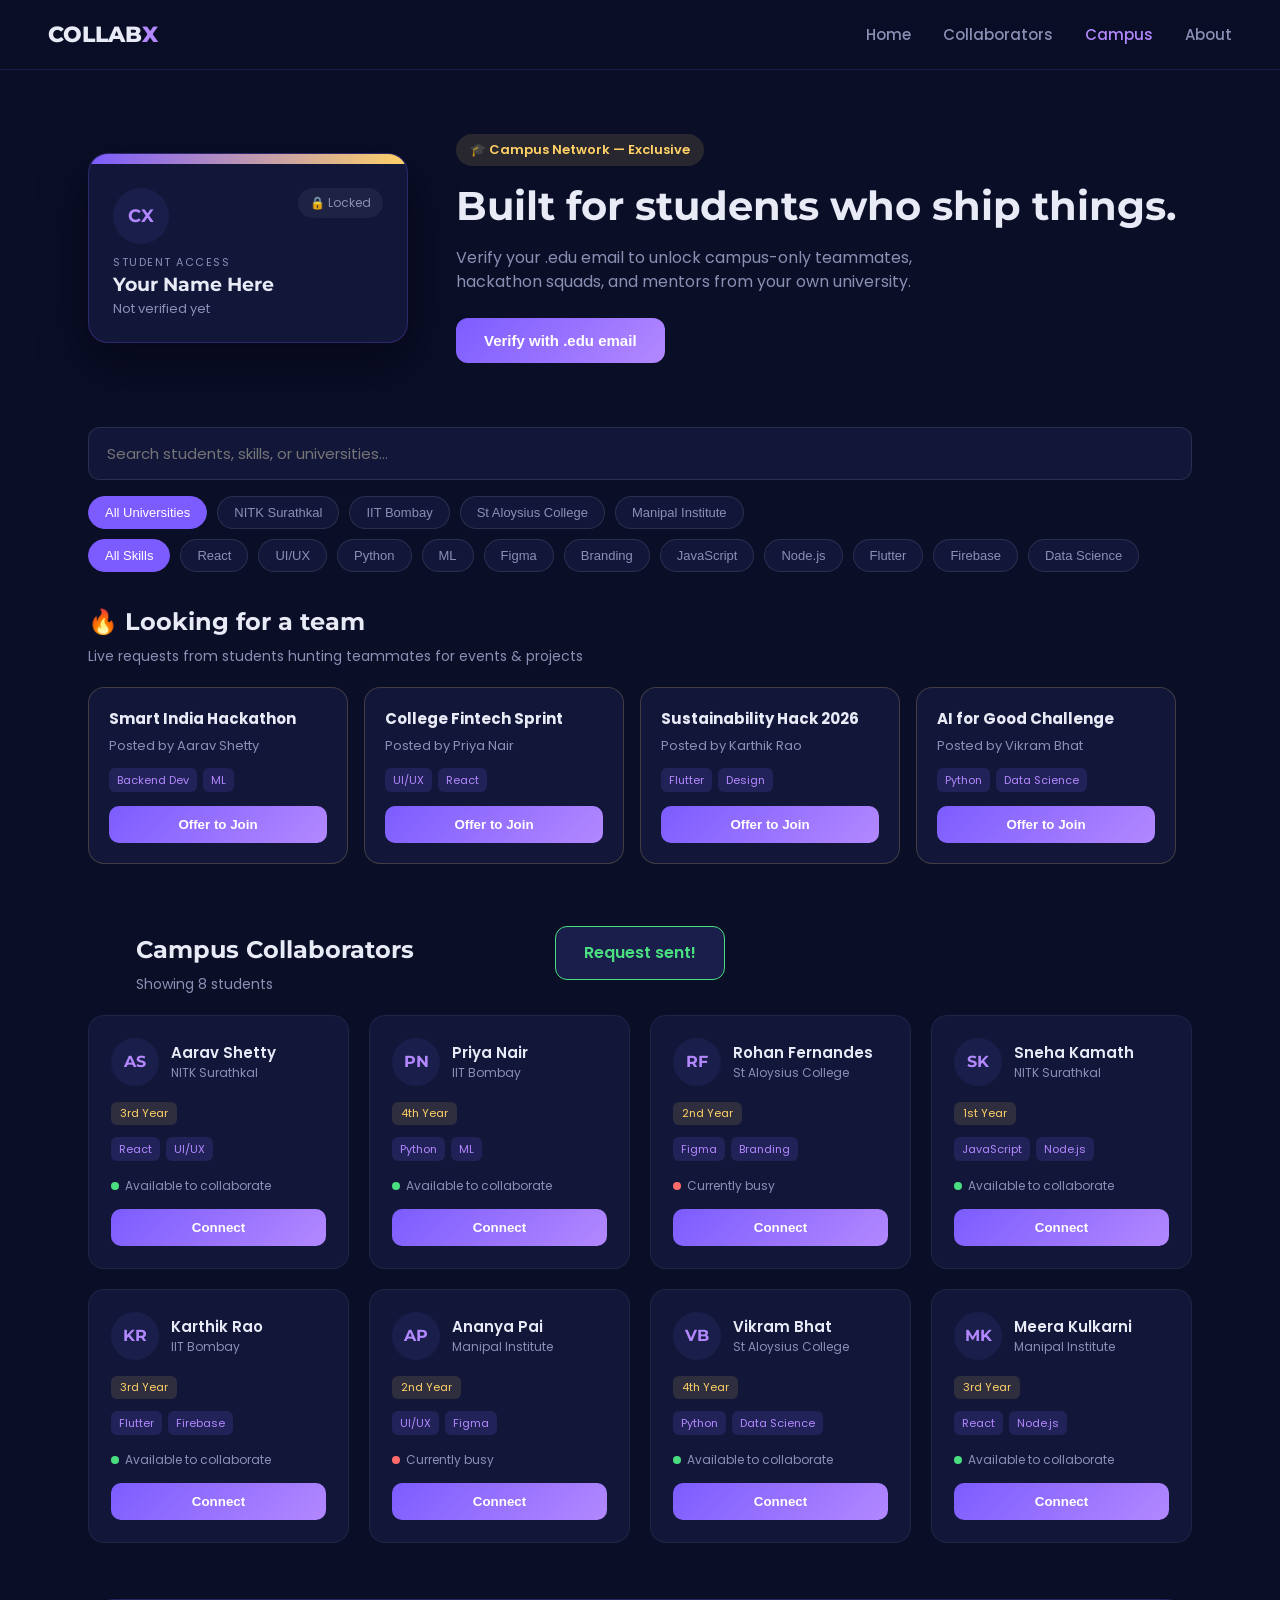
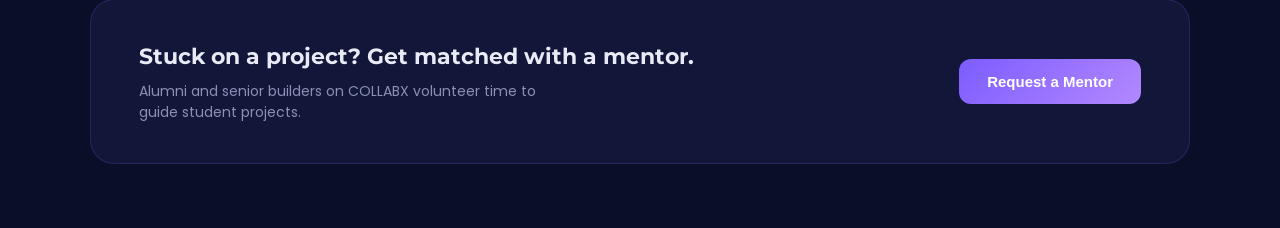
<file: campus.html>
<!DOCTYPE html>
<html lang="en">
<head>
<meta charset="UTF-8">
<meta name="viewport" content="width=device-width, initial-scale=1.0">
<title>Campus Network | COLLABX</title>
<link rel="preconnect" href="https://fonts.googleapis.com">
<link href="https://fonts.googleapis.com/css2?family=Montserrat:wght@600;700;800&family=Poppins:wght@400;500;600&display=swap" rel="stylesheet">
<link rel="stylesheet" href="campus.css">
</head>
<body>

  <nav class="navbar">
    <div class="nav-left">
      <a href="index.html" class="logo">COLLAB<span>X</span></a>
    </div>
    <div class="nav-links">
      <a href="index.html">Home</a>
      <a href="collaborators.html">Collaborators</a>
      <a href="campus.html" class="active">Campus</a>
      <a href="about.html">About</a>
    </div>
  </nav>

  <!-- HERO -->
  <header class="campus-hero">
    <div class="id-card">
      <div class="id-strip"></div>
      <div class="id-body">
        <div class="id-avatar">CX</div>
        <div class="id-info">
          <p class="id-label">STUDENT ACCESS</p>
          <h3 id="idName">Your Name Here</h3>
          <p id="idUni" class="id-uni">Not verified yet</p>
        </div>
        <span class="id-badge" id="idBadge">🔒 Locked</span>
      </div>
    </div>

    <div class="hero-text">
      <span class="eyebrow">🎓 Campus Network — Exclusive</span>
      <h1>Built for students who ship things.</h1>
      <p>Verify your .edu email to unlock campus-only teammates, hackathon squads, and mentors from your own university.</p>
      <button class="btn-primary" id="verifyBtn" onclick="openVerifyModal()">Verify with .edu email</button>
    </div>
  </header>

  <!-- VERIFY MODAL -->
  <div class="modal-overlay" id="verifyModal">
    <div class="modal">
      <h3>Verify your student status</h3>
      <p>Enter your university email. (Mock check for now — any address ending in <b>.edu</b> works.)</p>
      <form id="verifyForm">
        <input type="email" id="eduEmail" placeholder="you@university.edu" required>
        <p class="error-text" id="verifyError"></p>
        <div class="modal-actions">
          <button type="button" class="btn-ghost" onclick="closeVerifyModal()">Cancel</button>
          <button type="submit" class="btn-primary">Unlock Access</button>
        </div>
      </form>
    </div>
  </div>

  <!-- FILTERS -->
  <section class="filters-section">
    <div class="search-bar">
      <input type="text" id="searchInput" placeholder="Search students, skills, or universities...">
    </div>
    <div class="chip-row" id="uniChips">
      <button class="chip active" data-uni="all">All Universities</button>
    </div>
    <div class="chip-row" id="skillChips">
      <button class="chip active" data-skill="all">All Skills</button>
    </div>
  </section>

  <!-- HACKATHON STRIP -->
  <section class="hackathon-section">
    <div class="section-heading">
      <h2>🔥 Looking for a team</h2>
      <p>Live requests from students hunting teammates for events & projects</p>
    </div>
    <div class="hackathon-scroll" id="hackathonList"></div>
  </section>

  <!-- STUDENT GRID -->
  <section class="students-section">
    <div class="section-heading">
      <h2>Campus Collaborators</h2>
      <p id="resultCount">Showing all verified students</p>
    </div>
    <div class="student-grid" id="studentGrid"></div>
  </section>

  <!-- MENTOR CTA -->
  <section class="mentor-cta">
    <div class="mentor-text">
      <h2>Stuck on a project? Get matched with a mentor.</h2>
      <p>Alumni and senior builders on COLLABX volunteer time to guide student projects.</p>
    </div>
    <button class="btn-primary" onclick="requestMentor()">Request a Mentor</button>
  </section>

  <!-- CONNECT CONFIRMATION POPUP -->
  <div class="popup" id="connectPopup">
    <p id="popupText">Request sent!</p>
  </div>

  <script src="campus.js"></script>
</body>
</html>
</file>
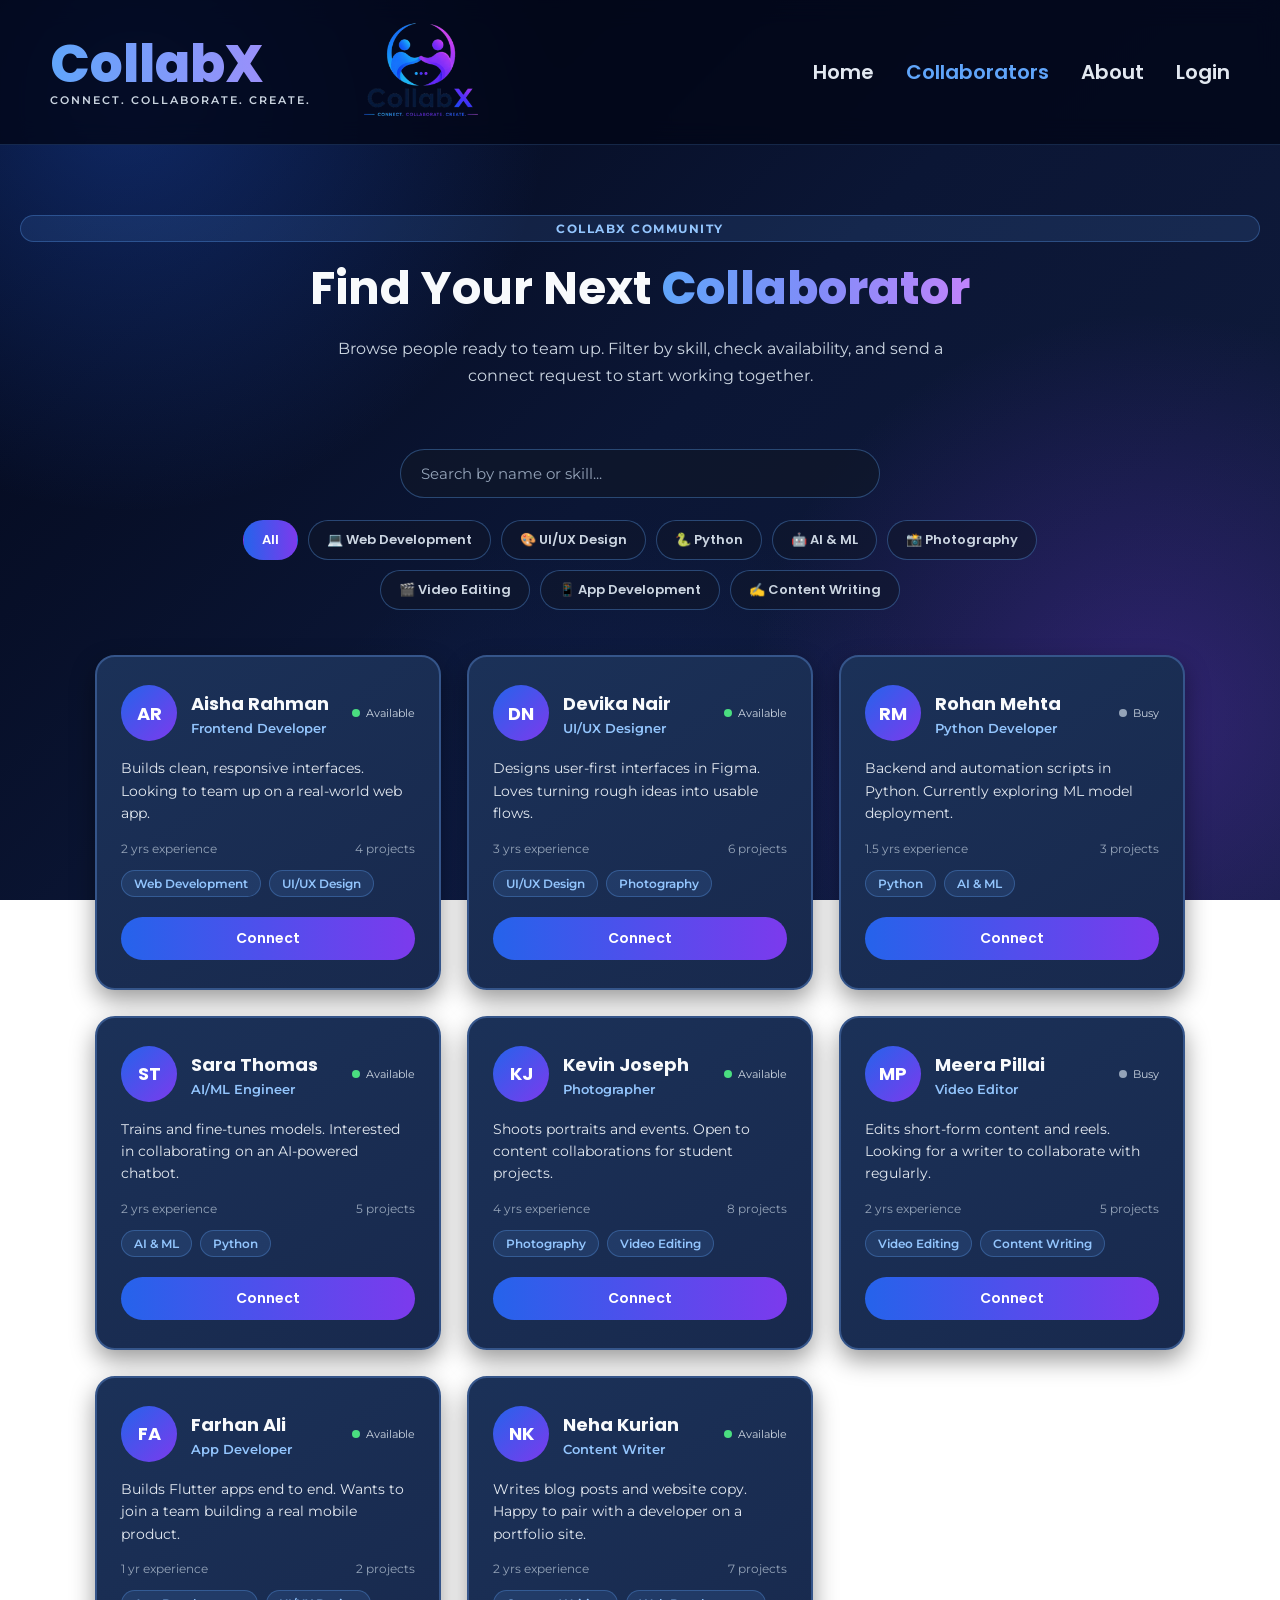
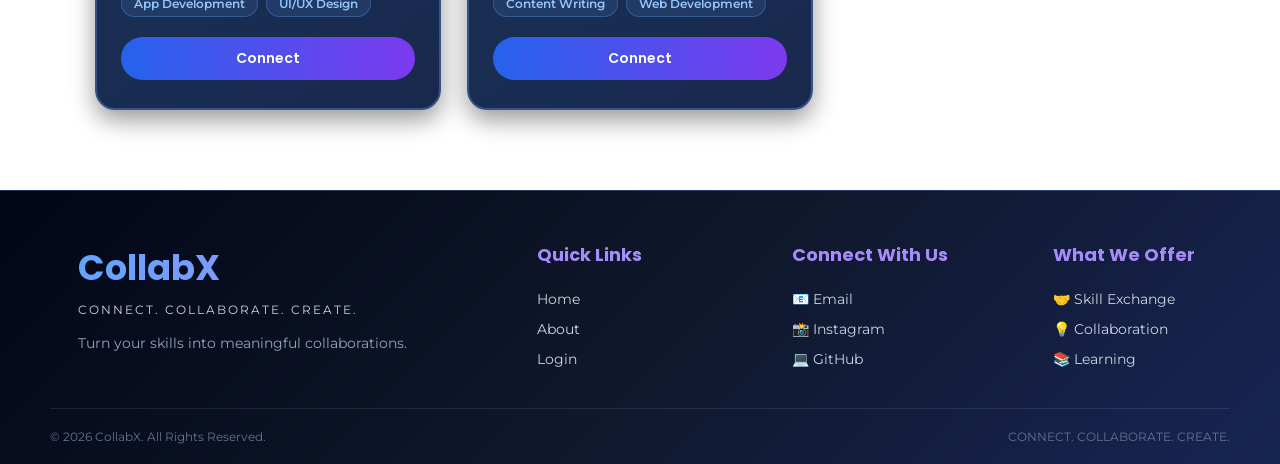
<file: collaborators.html>
<!DOCTYPE html>
<html lang="en">

<head>
    <meta charset="UTF-8">
    <meta name="viewport" content="width=device-width, initial-scale=1.0">

    <title>Collaborators — CollabX</title>

    <link rel="stylesheet" type="text/css" href="collaborators.css">

    <link href="https://fonts.googleapis.com/css2?family=Montserrat:wght@400;500;600&family=Poppins:wght@500;600;700;800&display=swap"
        rel="stylesheet">
</head>

<body>

    <header class="home">

        <div class="sec5">
            <div class="logo-text">
                <h1>CollabX</h1>
                <p>CONNECT. COLLABORATE. CREATE.</p>
            </div>
            <img src="images/1000302600-removebg-preview.png" alt="CollabX Logo">
        </div>

        <nav class="center">
            <a href="index.html">Home</a>
            <a href="collaborators.html" class="active">Collaborators</a>
            <a href="about.html">About</a>
            <a href="login.html">Login</a>
        </nav>

    </header>


    <!-- ================= PAGE HERO ================= -->

    <div class="collab-hero">
        <p class="tag">COLLABX COMMUNITY</p>
        <h2>Find Your Next <span>Collaborator</span></h2>
        <p class="sub">
            Browse people ready to team up. Filter by skill, check availability,
            and send a connect request to start working together.
        </p>
    </div>


    <!-- ================= SEARCH + FILTER ================= -->

    <div class="filter-bar">

        <div class="search-row">
            <input type="text" id="searchInput" placeholder="Search by name or skill...">
        </div>

        <div class="chip-row" id="chipRow">
            <div class="chip active" data-skill="all">All</div>
            <div class="chip" data-skill="Web Development">💻 Web Development</div>
            <div class="chip" data-skill="UI/UX Design">🎨 UI/UX Design</div>
            <div class="chip" data-skill="Python">🐍 Python</div>
            <div class="chip" data-skill="AI & ML">🤖 AI & ML</div>
            <div class="chip" data-skill="Photography">📸 Photography</div>
            <div class="chip" data-skill="Video Editing">🎬 Video Editing</div>
            <div class="chip" data-skill="App Development">📱 App Development</div>
            <div class="chip" data-skill="Content Writing">✍️ Content Writing</div>
        </div>

    </div>


    <!-- ================= COLLABORATOR GRID ================= -->

    <div class="collab-grid" id="collabGrid">
        <!-- Cards are rendered by collaborators.js -->
    </div>

    <p class="no-results" id="noResults">
        No collaborators match your search. Try a different skill or name.
    </p>


    <!-- ================= CONNECT CONFIRMATION POPUP ================= -->

    <div id="connectPopup" class="popup">
        <div class="popup-box">
            <span class="close-btn" onclick="closeConnectPopup()">&times;</span>
            <div class="icon">🤝</div>
            <h3 id="popupName">Request Sent!</h3>
            <p id="popupText">
                Your connect request has been sent. They'll be notified and can
                respond from their CollabX inbox.
            </p>
        </div>
    </div>


    <!-- ================= FOOTER ================= -->

    <footer class="home-footer">

        <div class="footer-main">

            <div class="footer-brand">
                <h2>CollabX</h2>
                <p>CONNECT. COLLABORATE. CREATE.</p>
                <span>Turn your skills into meaningful collaborations.</span>
            </div>

            <div class="footer-section">
                <h3>Quick Links</h3>
                <a href="index.html">Home</a>
                <a href="about.html">About</a>
                <a href="login.html">Login</a>
            </div>

            <div class="footer-section">
                <h3>Connect With Us</h3>
                <a href="#">📧 Email</a>
                <a href="#">📸 Instagram</a>
                <a href="#">💻 GitHub</a>
            </div>

            <div class="footer-section">
                <h3>What We Offer</h3>
                <p>🤝 Skill Exchange</p>
                <p>💡 Collaboration</p>
                <p>📚 Learning</p>
            </div>

        </div>

        <div class="footer-bottom">
            <p>&copy; 2026 CollabX. All Rights Reserved.</p>
            <p>CONNECT. COLLABORATE. CREATE.</p>
        </div>

    </footer>


    <script src="collaborators.js"></script>

</body>

</html>
</file>
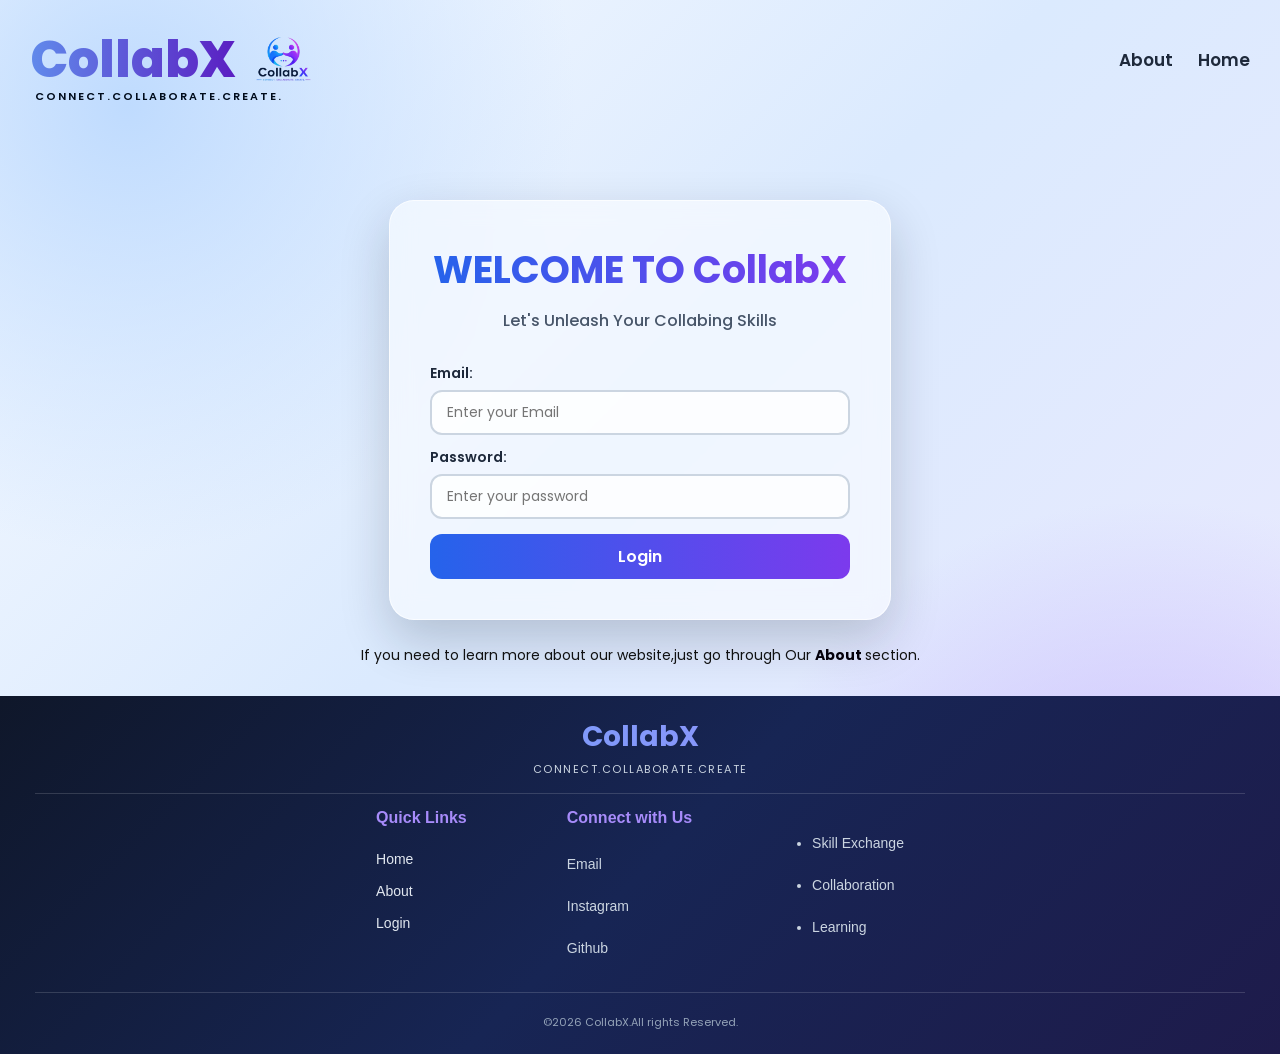
<file: login.html>
<!DOCTYPE html>
<html lang="en">
<head>
    <meta charset="UTF-8">
    <meta name="viewport" content="width=device-width, initial-scale=1.0">
    <title>CollabX</title>
    <link href="https://fonts.googleapis.com/css2?family=Poppins:wght@400;600;700&display=swap" rel="stylesheet">
    <style>
        /* ---------- BODY ---------- */

body{
    margin: 0;
    min-height: 100vh;

    background:
        radial-gradient(
            circle at 10% 10%,
            #bfdbfe 0%,
            transparent 30%
        ),
        radial-gradient(
            circle at 90% 90%,
            #c4b5fd 0%,
            transparent 30%
        ),
        linear-gradient(
            135deg,
            #f8fbff,
            #dbeafe 45%,
            #ede9fe
        );

    color: #1e293b;
    font-family: 'Poppins', sans-serif;
}

/* ---------- HEADER ---------- */

.home{
    min-height: 100px;
    padding: 10px 30px;
    display: flex;
    align-items: center;
    justify-content: space-between;
}

.sec5{
    display: flex;
    align-items: center;
    gap: 5px;
    position: relative;
}

.sec5 h1{
    margin: 0;
    font-family: 'Poppins', sans-serif;
    font-size: 50px;
    font-weight: 800;

    background: linear-gradient(
        90deg,
        #618aeb,
        #5a1ec2
    );

    -webkit-background-clip: text;
    -webkit-text-fill-color: transparent;

    animation: fadeRight 1s ease;
}

.sec5 img{
    width: 85px;
    height: 75px;
    object-fit: contain;
    animation: fadeRight 1.2s ease;
}

.sec5 p{
    position: absolute;
    top: 65px;
    left: 5px;

    margin: 0;
    white-space: nowrap;

    color: #010c1c;
    font-size: 11px;
    font-weight: 600;
    letter-spacing: 2px;
}


/* ---------- NAVIGATION ---------- */

.center{
    display: flex;
    gap: 25px;
}

.center a{
    text-decoration: none;
    color: #1e293b;
    font-size: 17px;
    font-weight: 600;
    transition: all 0.3s ease;
}

.center a:hover{
    color: #7c3aed;
    transform: translateY(-3px);
}


/* ---------- LOGIN SECTION ---------- */

.credentials{
    width: 420px;
    max-width: 90%;
    margin: 80px auto 0;

    padding: 40px;

    text-align: center;

    background: rgba(255,255,255,0.55);
    backdrop-filter: blur(12px);
    -webkit-backdrop-filter: blur(12px);

    border: 1px solid rgba(255,255,255,0.7);
    border-radius: 25px;

    box-shadow:
        0 20px 50px rgba(15,23,42,0.20);

    animation: fadeUp 1s ease;
}


/* ---------- LOGIN HEADING ---------- */

.credentials h2{
    margin: 0 0 10px;

    font-size: 38px;
    font-weight: 700;

    background: linear-gradient(
        90deg,
        #2563eb,
        #7c3aed
    );

    -webkit-background-clip: text;
    -webkit-text-fill-color: transparent;
}

.word1{
    margin: 0 0 30px;

    color: #475569;
    font-size: 16px;
    font-weight: 500;
}


/* ---------- LABELS ---------- */

.credentials label{
    display: block;
    text-align: left;

    margin: 12px 0 6px;

    color: #1e293b;
    font-size: 14px;
    font-weight: 600;
}


/* ---------- INPUTS ---------- */

.login{
    width: 100%;
    height: 45px;

    padding: 0 15px;

    box-sizing: border-box;

    border: 2px solid #cbd5e1;
    border-radius: 12px;

    background: rgba(255,255,255,0.8);

    font-family: 'Poppins', sans-serif;
    font-size: 14px;

    outline: none;

    transition: all 0.3s ease;
}

.login:focus{
    border-color: #7c3aed;

    box-shadow:
        0 0 0 4px rgba(124,58,237,0.12);

    background: white;
}


/* ---------- LOGIN BUTTON ---------- */

.credentials button{
    width: 100%;
    height: 45px;

    margin-top: 15px;

    border: none;
    border-radius: 12px;

    background: linear-gradient(
        90deg,
        #2563eb,
        #7c3aed
    );

    color: white;

    font-family: 'Poppins', sans-serif;
    font-size: 16px;
    font-weight: 600;

    cursor: pointer;

    transition: all 0.3s ease;
}

.credentials button:hover{
    transform: translateY(-3px);

    box-shadow:
        0 10px 25px rgba(37,99,235,0.3);
}


/* ---------- ABOUT MESSAGE ---------- */

.more{
    margin-top: 25px;

    text-align: center;

    color: #111111;
    font-size: 14px;
    font-style: normal;
}

.more a{
    color: #05010b;
    font-weight: 700;
    text-decoration: none;
}

.more a:hover{
    text-decoration: underline;
}


/* ---------- ANIMATIONS ---------- */

@keyframes fadeUp{
    from{
        opacity: 0;
        transform: translateY(30px);
    }

    to{
        opacity: 1;
        transform: translateY(0);
    }
}

@keyframes fadeRight{
    from{
        opacity: 0;
        transform: translateX(30px);
    }

    to{
        opacity: 1;
        transform: translateX(0);
    }
}
.foter{
    background: linear-gradient(
        135deg,
        #0f172a,
        #172554,
        #1e1b4b
    );

    color: white;

    padding: 20px 35px 12px;
    margin-top: 30px;
}

.cx{
    text-align: center;
    margin-bottom: 15px;
}

.cx h2{
    margin: 0;
    font-size: 28px;

    background: linear-gradient(
        90deg,
        #60a5fa,
        #a78bfa
    );

    -webkit-background-clip: text;
    -webkit-text-fill-color: transparent;
}

.cx p{
    margin: 3px 0;
    color: #cbd5e1;
    font-size: 11px;
    letter-spacing: 1.5px;
}

.footer-container{
    display: flex;
    justify-content: center;
    gap: 100px;

    border-top: 1px solid rgba(255,255,255,0.15);

    padding-top: 15px;
}

.sec4{
    font-family: 'Segoe UI', sans-serif;
    font-size: 14px;
    font-weight: 500;
}

.sec4 h3{
    color: #a78bfa;
    margin: 0 0 8px;
    font-size: 16px;
}

.sec4 a{
    text-decoration: none;
    color: #e2e8f0;
    transition: 0.3s;
}

.sec4 a:hover{
    color: #a78bfa;
}

.sec4 p{
    color: #cbd5e1;
    margin: 5px 0;
}

.p1 ul{
    margin: 0;
    padding-left: 20px;
}

.p1 li{
    color: #cbd5e1;
    margin-bottom: 5px;
}

.bottom{
    text-align: center;

    border-top: 1px solid rgba(255,255,255,0.15);

    margin-top: 15px;
    padding-top: 10px;

    color: #94a3b8;
    font-size: 11px;
}


/* ================= RESPONSIVE (MOBILE) ================= */

@media (max-width: 700px){

    .home{
        flex-direction: column;
        gap: 10px;
        padding: 15px;
        min-height: auto;
    }

    .sec5 h1{
        font-size: 32px;
    }

    .sec5 img{
        width: 60px;
        height: 55px;
    }

    .sec5 p{
        position: static;
        margin-top: 4px;
        font-size: 9px;
    }

    .center{
        gap: 18px;
    }

    .credentials{
        margin: 40px auto 0;
        padding: 25px;
    }

    .credentials h2{
        font-size: 28px;
    }

    .foter{
        padding: 20px 20px 12px;
    }

    .footer-container{
        flex-direction: column;
        align-items: center;
        gap: 25px;
        text-align: center;
    }
}
@media (max-width: 700px){
    .home{
        flex-direction: column;
        gap: 10px;
        padding: 15px;
        min-height: auto;
    }
    .sec5 h1{ font-size: 32px; }
    .sec5 img{ width: 60px; height: 55px; }
    .sec5 p{ position: static; margin-top: 4px; font-size: 9px; }
    .center{ gap: 18px; }
    .credentials{ margin: 40px auto 0; padding: 25px; }
    .credentials h2{ font-size: 28px; }
    .foter{ padding: 20px 20px 12px; }
    .footer-container{
        flex-direction: column;
        align-items: center;
        gap: 25px;
        text-align: center;
    }
}@media (max-width: 800px){
    .container{
        grid-template-columns: 1fr;
        justify-items: center;
        text-align: center;
        row-gap: 12px;
        padding: 20px;
    }
    .left h1{ font-size: 30px; }
    .right img{ width: 80px; height: 60px; }
    .hero{ margin: 20px 15px; padding: 30px 20px; }
    .hero h1{ font-size: 34px; }
    .hero1{ font-size: 15px; }
    .box{ margin: 20px 15px; padding: 25px 20px; }
    .steps{ margin: 25px 15px; padding: 25px 20px; }
    .steps h2{ font-size: 28px; }
    .step-container{ flex-direction: column; }
    .step-box{ width: 100%; }
    .sec3{ margin: 20px 15px; padding: 20px; }
    .sec-container{ flex-direction: column; }
    .sec31{ width: 100%; }
    .foter{ padding: 35px 20px 20px; }
    .footer-container{
        flex-direction: column;
        align-items: center;
        gap: 30px;
        text-align: center;
    }
}

    </style>
</head>
<body>
<header class="home">
    <div class="sec5">
         <h1>CollabX</h1>
         <p>CONNECT.COLLABORATE.CREATE.</p>
         <img src="images/1000302600-removebg-preview.png" alt="CollabX Logo">
    </div>
         <nav class="center">
                <a href="about.html">
                    About
                </a>
                <a href="index.html">
                    Home
                </a>
            </nav>
</header>
   <div class="credentials">

    <h2>WELCOME TO CollabX</h2>

    <p class="word1">Let's Unleash Your Collabing Skills</p>

    <label>Email:</label>
    <input class="login" id="email" type="email" placeholder="Enter your Email">

    <label>Password:</label>
    <input class="login" id="password" type="password" placeholder="Enter your password">

    <button onclick="loginUser()">Login</button>

</div>
<p class="more">If you need to learn more about our website,just go through Our <a href="about.html"> About </a> section.</p>
<footer class="foter">
    <div class="cx">
        <h2>CollabX</h2>
        <p>CONNECT.COLLABORATE.CREATE</p>
    </div>
    <div class="footer-container">
        <div class="sec4">
            <h3>Quick Links</h3><br>
            <a href="index.html">Home</a><br><br>
            <a href="about.html">About</a><br><br>
            <a href="login.html">Login</a>
        </div>
        <div class="sec4">
            <h3>Connect with Us</h3><br>
            <p>Email</p><br>
            <p>Instagram</p><br>
            <p>Github</p><br>
        </div>
        <div class="sec4 p1"><ul>
            <p><br><li>Skill Exchange</p><br></li>
            <p><li>Collaboration</li></p><br>
            <p><li>Learning</li></p>
            </ul>
        </div>
    </div>
    <div class="bottom">
        <p>&copy;2026 CollabX.All rights Reserved.</p>
    </div>
</footer>
<script src="login.js"></script>
</body>
</html>
</file>
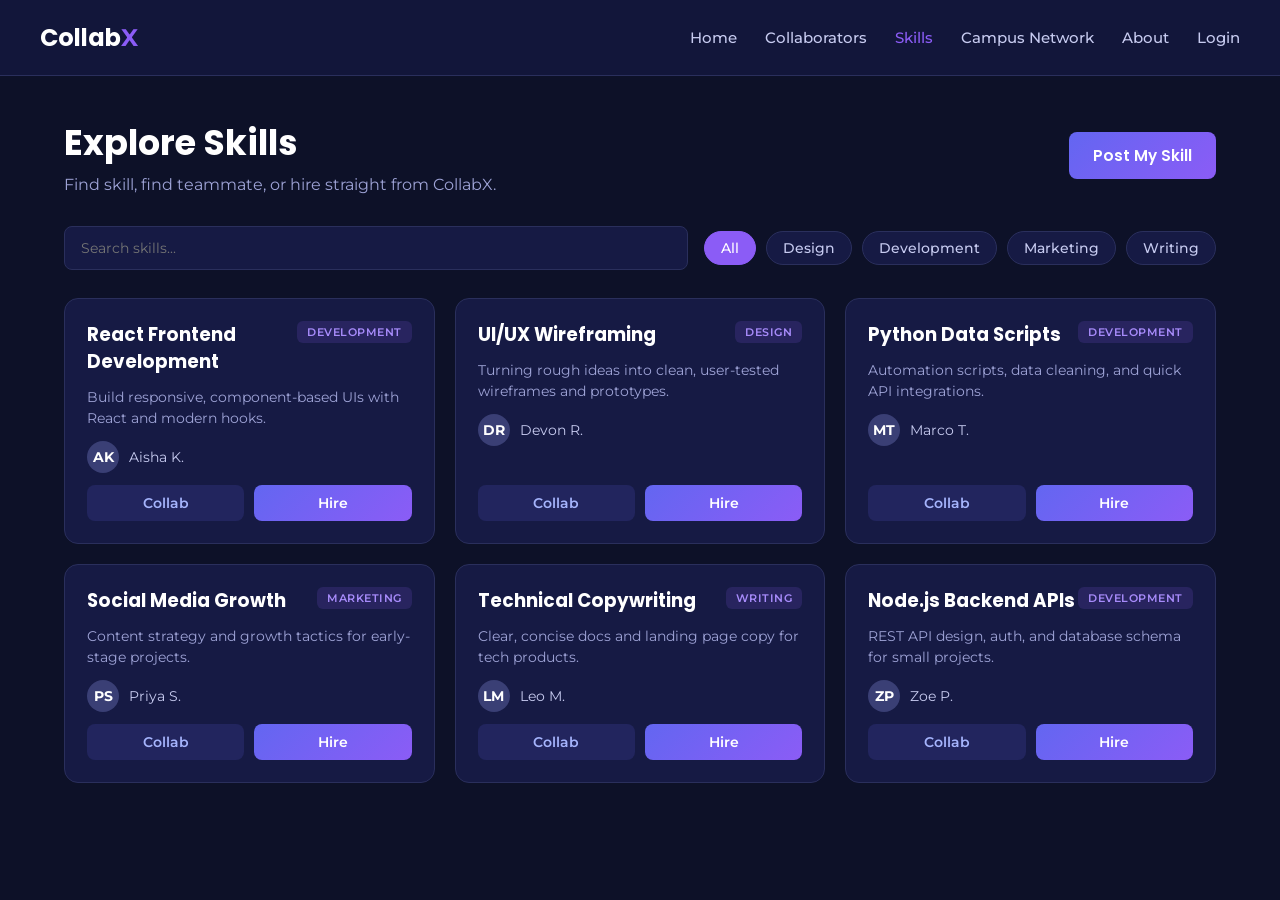
<file: skill.html>
<!DOCTYPE html>
<html lang="en">
<head>
<meta charset="UTF-8">
<meta name="viewport" content="width=device-width, initial-scale=1.0">
<title>Skills | CollabX</title>
<link href="https://fonts.googleapis.com/css2?family=Poppins:wght@400;500;600;700&family=Montserrat:wght@400;500;600&display=swap" rel="stylesheet">
<link rel="stylesheet" href="skills.css">
</head>
<body>

<header class="site-header">
  <div class="logo">Collab<span>X</span></div>
  <nav class="main-nav">
    <a href="index.html">Home</a>
    <a href="collaborators.html">Collaborators</a>
    <a href="skill.html" class="active">Skills</a>
    <a href="campus.html">Campus Network</a>
    <a href="about.html">About</a>
    <a href="login.html">Login</a>
  </nav>
</header>

<main>
  <section class="skills-hero">
    <div class="skills-hero-text">
      <h1>Explore Skills</h1>
      <p>Find skill, find teammate, or hire straight from CollabX.</p>
    </div>
    <button id="postSkillBtn" class="btn-primary">Post My Skill</button>
  </section>

  <section class="skills-filter">
    <input type="text" id="skillSearch" placeholder="Search skills...">
    <div class="filter-chips" id="filterChips">
      <button class="chip active" data-filter="all">All</button>
      <button class="chip" data-filter="Design">Design</button>
      <button class="chip" data-filter="Development">Development</button>
      <button class="chip" data-filter="Marketing">Marketing</button>
      <button class="chip" data-filter="Writing">Writing</button>
    </div>
  </section>

  <section class="skills-grid" id="skillsGrid">
    <!-- skill cards injected by skills.js -->
  </section>
</main>

<!-- Account check modal -->
<div class="modal-overlay" id="accountCheckModal">
  <div class="modal-box">
    <h2>Did you create your account?</h2>
    <p>You need account on CollabX before posting skill.</p>
    <div class="modal-actions">
      <button id="accCheckYes" class="btn-primary">Yes</button>
      <button id="accCheckNo" class="btn-secondary">No</button>
    </div>
    <button class="modal-close" data-close="accountCheckModal">&times;</button>
  </div>
</div>

<!-- Create account modal -->
<div class="modal-overlay" id="createAccountModal">
  <div class="modal-box">
    <h2>Create Your Account</h2>
    <form id="createAccountForm">
      <input type="text" placeholder="Full Name" required>
      <input type="email" placeholder="Email" required>
      <input type="password" placeholder="Password" required>
      <button type="submit" class="btn-primary">Create Account</button>
    </form>
    <button class="modal-close" data-close="createAccountModal">&times;</button>
  </div>
</div>

<!-- Post skill modal -->
<div class="modal-overlay" id="postSkillModal">
  <div class="modal-box modal-box-lg">
    <h2>Post My Skill</h2>
    <div class="post-tabs">
      <button class="post-tab active" data-tab="code">Code</button>
      <button class="post-tab" data-tab="text">Text</button>
      <button class="post-tab" data-tab="link">Link</button>
    </div>

    <form id="postSkillForm">
      <input type="text" id="skillTitle" placeholder="Skill title" required>
      <select id="skillCategory">
        <option value="Design">Design</option>
        <option value="Development">Development</option>
        <option value="Marketing">Marketing</option>
        <option value="Writing">Writing</option>
      </select>

      <div class="post-section" id="section-code">
        <select id="codeLang">
          <option>JavaScript</option>
          <option>Python</option>
          <option>HTML/CSS</option>
          <option>Other</option>
        </select>
        <textarea id="codeInput" placeholder="Paste code snippet here..."></textarea>
      </div>

      <div class="post-section" id="section-text" style="display:none;">
        <textarea id="textInput" placeholder="Describe your skill in text..."></textarea>
      </div>

      <div class="post-section" id="section-link" style="display:none;">
        <input type="url" id="linkInput" placeholder="https://link-to-your-work.com">
      </div>

      <button type="submit" class="btn-primary">Publish Skill</button>
    </form>
    <button class="modal-close" data-close="postSkillModal">&times;</button>
  </div>
</div>

<script src="skills.js"></script>
</body>
</html>
</file>
<file: home.css>
/* =========================================================
   COLLABX HOME PAGE
   DARK NAVY + BLUE + PURPLE THEME
========================================================= */


/* =========================================================
   GENERAL
========================================================= */

* {
    margin: 0;
    padding: 0;
    box-sizing: border-box;
}

html {
    scroll-behavior: smooth;
}

body {
    margin: 0;
    padding: 0;
    min-height: 100vh;

    font-family: 'Montserrat', sans-serif;

    color: #f8fafc;

    background:
        radial-gradient(
            circle at 10% 10%,
            rgba(37, 99, 235, 0.35),
            transparent 30%
        ),

        radial-gradient(
            circle at 90% 80%,
            rgba(124, 58, 237, 0.30),
            transparent 30%
        ),

        radial-gradient(
            circle at 50% 100%,
            rgba(30, 64, 175, 0.20),
            transparent 35%
        ),

        linear-gradient(
            135deg,
            #020617,
            #0b1635,
            #111c3d
        );

    background-size: cover;
    background-position: center;
    background-attachment: fixed;
}

/* ================= HEADER ================= */

.home {
    min-height: 140px;
    padding: 16px 50px;
    display: flex;
    align-items: center;
    justify-content: space-between;
    background: rgba(2, 6, 23, 0.78);
    border-bottom: 1px solid rgba(96, 165, 250, 0.20);

    backdrop-filter: blur(12px);
    -webkit-backdrop-filter: blur(12px);
}

.sec5 {
    display: flex;
    align-items: center
}

.logo-text {
    display: flex;
    flex-direction: column;
    gap: 3px;
}

.sec5 h1 {
    margin: 0;

    font-family: 'Poppins', sans-serif;
    font-size: 52px;
    font-weight: 800;
    line-height: 1;

    background: linear-gradient(90deg, #60a5fa, #a78bfa);
    -webkit-background-clip: text;
    -webkit-text-fill-color: transparent;
}

.sec5 p {
    margin: 0;

    color: #cbd5e1;
    font-size: 11px;
    font-weight: 600;
    letter-spacing: 2px;
}

.sec5 img {
    width: 220px;
    height: 120px;
    object-fit: contain;
}

.center {
    display: flex;
    align-items: center;
    gap: 32px;
}

.center a {
    color: #e2e8f0;
    text-decoration: none;

    font-family: 'Poppins', sans-serif;
    font-size: 20px;
    font-weight: 600;

    transition: color 0.3s ease;
}

.center a:hover {
    color: #a78bfa;
}

/* =========================================================
   HERO SECTION - SEC6
========================================================= */

.sec6 {
    margin: 0;

    text-align: center;

    padding: 90px 20px 70px;

    text-transform: capitalize;
}

.sec6 h2 {
    font-family: 'Poppins', sans-serif;

    font-size: 58px;

    font-weight: 700;

    margin: 15px 0;

    color: #f8fafc;

    text-shadow:
        0 5px 25px rgba(0, 0, 0, 0.45);

    animation: FadeUp 1s ease;
}

.sec6 h2 span {
    background:
        linear-gradient(
            90deg,
            #60a5fa,
            #818cf8,
            #c084fc
        );

    -webkit-background-clip: text;
    -webkit-text-fill-color: transparent;

    font-weight: 800;
}

.sec6 p {
    max-width: 750px;

    margin: auto;

    font-family: 'Montserrat', sans-serif;

    font-size: 18px;

    line-height: 1.7;

    color: #cbd5e1;

    animation: FadeUp 1.3s ease;
}

.sec6 p span {
    color: #93c5fd;

    font-weight: 600;

    letter-spacing: 1px;

    text-transform: uppercase;
}


/* =========================================================
   MAIN TWO CARDS
========================================================= */

.card-container {
    width: 100%;

    padding: 30px;
}

.cards {
    display: flex;

    justify-content: center;

    gap: 35px;
}


/* Main card */

.card1 {
    width: 45%;

    min-height: 280px;

    padding: 30px;

    text-align: center;

    background:
        linear-gradient(
            145deg,
            #1b3158,
            #18294d
        );

    border: 2px solid #35558a;

    border-radius: 22px;

    box-shadow:
        0 10px 30px rgba(0, 0, 0, 0.5);

    transition: all 0.35s ease;

    cursor: pointer;

    display: flex;

    flex-direction: column;

    justify-content: center;

    align-items: center;

    animation: FadeUp 1s ease;
}

.card1 h2 {
    font-family: 'Poppins', sans-serif;

    font-size: 28px;

    margin-bottom: 18px;

    color: #93c5fd;
}

.card1 p {
    color: #e2e8f0;

    font-size: 17px;

    line-height: 1.7;

    margin-bottom: 25px;

    font-weight: 500;
}

.card1:hover {
    transform: translateY(-10px);

    background:
        linear-gradient(
            145deg,
            #213b69,
            #1e3764
        );

    border-color: #60a5fa;

    box-shadow:
        0 15px 40px rgba(37, 99, 235, 0.35),
        0 0 25px rgba(96, 165, 250, 0.15);
}


/* =========================================================
   GENERAL BUTTONS
========================================================= */

button {
    font-family: 'Poppins', sans-serif;

    cursor: pointer;

    transition: all 0.3s ease;
}

.card1 button,
.sec7 button,
.card3 button {
    padding: 12px 25px;

    border: none;

    border-radius: 25px;

    background:
        linear-gradient(
            90deg,
            #2563eb,
            #7c3aed
        );

    color: white;

    font-size: 15px;

    font-weight: 600;

    box-shadow:
        0 5px 15px rgba(37, 99, 235, 0.20);
}

.card1 button:hover,
.sec7 button:hover,
.card3 button:hover {
    transform: translateY(-3px) scale(1.04);

    box-shadow:
        0 10px 25px rgba(96, 165, 250, 0.40);
}

button:active {
    transform: scale(0.96);
}


/* =========================================================
   SKILLS / WHAT ARE YOU LOOKING FOR - SEC7
========================================================= */

.sec7{
    width: auto;

    margin: 70px 30px;

    padding: 50px 40px;

    text-align: center;

    background:
        linear-gradient(
            145deg,
            #101d38,
            #142544
        );

    border: 2px solid #263f6b;

    border-radius: 25px;

    box-shadow:
        0 15px 40px rgba(0,0,0,0.5);

    animation: FadeUp 1s ease;
}


/* ================= HEADING ================= */

.finding h2{

    margin: 0 0 12px;

    font-family: 'Poppins', sans-serif;

    font-size: 38px;

    font-weight: 700;

    color: #f8fafc;
}


.finding h2::after{

    content: "";

    display: block;

    width: 80px;

    height: 4px;

    margin: 12px auto 15px;

    border-radius: 10px;

    background:
        linear-gradient(
            90deg,
            #60a5fa,
            #7c3aed
        );
}


.finding p{

    margin: 0 auto 35px;

    max-width: 650px;

    color: #cbd5e1;

    font-family: 'Montserrat', sans-serif;

    font-size: 16px;

    line-height: 1.6;
}


/* =========================================================
   SKILLS CONTAINER
========================================================= */

.skills-container{

    display: flex;

    justify-content: center;

    align-items: stretch;

    flex-wrap: wrap;

    gap: 20px;

    max-width: 1100px;

    margin: auto;
}


/* =========================================================
   INDIVIDUAL SKILL CARDS
========================================================= */

.card2{

    width: 30%;

    min-height: 90px;

    padding: 25px 15px;

    display: flex;

    justify-content: center;

    align-items: center;

    background:
        linear-gradient(
            145deg,
            #243b63,
            #21365c
        );

    border: 2px solid #3b5f96;

    border-radius: 18px;

    box-shadow:
        0 8px 20px rgba(0,0,0,0.4);

    transition: all 0.3s ease;

    cursor: pointer;
}


/* Skill heading */

.card2 h2{

    margin: 0;

    font-family: 'Poppins', sans-serif;

    font-size: 18px;

    font-weight: 600;

    color: #f1f5f9;
}


/* Skill hover */

.card2:hover{

    transform: translateY(-8px) scale(1.03);

    background:
        linear-gradient(
            135deg,
            #294675,
            #293f70
        );

    border-color: #60a5fa;

    box-shadow:
        0 12px 30px rgba(59,130,246,0.35);
}


/* =========================================================
   FIND COLLABORATOR
========================================================= */

.find-collaborator{

    width: 100%;

    flex-basis: 100%;

    margin-top: 40px;

    padding-top: 25px;

    border-top:
        1px solid rgba(148,163,184,0.20);
}


.find-collaborator p{

    display: inline-block;

    margin: 0 12px 0 0;

    color: #cbd5e1;

    font-family: 'Montserrat', sans-serif;

    font-size: 16px;
}


.find-collaborator button{

    padding: 11px 25px;

    border: none;

    border-radius: 25px;

    background:
        linear-gradient(
            90deg,
            #2563eb,
            #7c3aed
        );

    color: white;

    font-family: 'Poppins', sans-serif;

    font-size: 15px;

    font-weight: 600;

    cursor: pointer;

    transition: all 0.3s ease;
}


.find-collaborator button:hover{

    transform: translateY(-3px);

    box-shadow:
        0 10px 25px rgba(96,165,250,0.40);
}


/* =========================================================
   MOBILE
========================================================= */

@media (max-width: 800px){

    .sec7{

        margin: 50px 15px;

        padding: 40px 20px;
    }


    .finding h2{

        font-size: 30px;
    }


    .card2{

        width: 45%;
    }

}


@media (max-width: 550px){

    .card2{

        width: 100%;
    }


    .finding h2{

        font-size: 26px;
    }


    .find-collaborator p{

        display: block;

        margin-bottom: 15px;
    }

}

/* =========================================================
   HOW COLLABX WORKS - SEC8
========================================================= */

.sec8 {
    margin: 70px 30px;

    padding: 50px 30px;

    text-align: center;

    background:
        linear-gradient(
            145deg,
            #101d38,
            #142544
        );

    border: 2px solid #263f6b;

    border-radius: 25px;

    box-shadow:
        0 15px 40px rgba(0, 0, 0, 0.5);

    animation: FadeUp 1s ease;
}

.sec8 > h2 {
    font-family: 'Poppins', sans-serif;

    font-size: 36px;

    margin-bottom: 35px;

    color: #f8fafc;
}

.sec8-1 {
    display: flex;

    justify-content: center;

    gap: 25px;

    flex-wrap: wrap;
}


/* =========================================================
   STEP CARDS
========================================================= */

.card3 {
    width: 28%;

    min-height: 240px;

    padding: 25px;

    display: flex;

    flex-direction: column;

    justify-content: center;

    align-items: center;

    text-align: center;

    background:
        linear-gradient(
            145deg,
            #243b63,
            #21365c
        );

    border: 2px solid #3b5f96;

    border-radius: 20px;

    box-shadow:
        0 8px 25px rgba(0, 0, 0, 0.45);

    transition: all 0.35s ease;

    cursor: pointer;
}

.card3 h2 {
    font-family: 'Poppins', sans-serif;

    font-size: 23px;

    margin-bottom: 15px;

    color: #93c5fd;
}

.card3 p {
    color: #e2e8f0;

    font-family: 'Montserrat', sans-serif;

    font-size: 15px;

    line-height: 1.6;

    margin-bottom: 18px;
}

.card3:hover {
    transform: translateY(-10px);

    background:
        linear-gradient(
            145deg,
            #294675,
            #2a416f
        );

    border-color: #818cf8;

    box-shadow:
        0 15px 35px rgba(124, 58, 237, 0.30);
}


/* Learn more */

.sec8-1 > p {
    width: 100%;

    margin-top: 15px;

    color: #cbd5e1;

    font-family: 'Montserrat', sans-serif;
}

.sec8-1 > p button {
    padding: 9px 20px;

    margin-left: 8px;

    border: none;

    border-radius: 20px;

    background: #334155;

    color: white;

    cursor: pointer;
}

.sec8-1 > p button:hover {
    background: #7c3aed;

    transform: translateY(-3px);

    box-shadow:
        0 8px 20px rgba(124, 58, 237, 0.30);
}
/* =========================================================
   FEATURED PROJECTS
========================================================= */

.sec9 {
    padding: 100px 8%;
    margin-top: 50px;

    background: rgba(2, 6, 23, 0.55);
    border-top: 1px solid rgba(96, 165, 250, 0.18);
    border-bottom: 1px solid rgba(124, 58, 237, 0.18);
}

.featured-heading {
    max-width: 760px;
    margin: 0 auto 55px;
    text-align: center;
}

.section-tag,
.project-label {
    color: #93c5fd;
    font-size: 12px;
    font-weight: 700;
    letter-spacing: 1.5px;
}

.featured-heading h2 {
    margin: 10px 0 15px;

    font-family: 'Poppins', sans-serif;
    font-size: clamp(32px, 5vw, 50px);
    color: #f8fafc;
}

.featured-heading p:not(.section-tag) {
    color: #cbd5e1;
    font-size: 16px;
    line-height: 1.8;
}

.featured-projects {
    max-width: 1100px;
    margin: auto;

    display: grid;
    gap: 28px;
}

.featured-project-card {
    padding: 35px;

    display: flex;
    gap: 28px;
    align-items: flex-start;

    background: linear-gradient(
        135deg,
        rgba(15, 23, 42, 0.92),
        rgba(30, 41, 90, 0.65)
    );

    border: 1px solid rgba(96, 165, 250, 0.26);
    border-radius: 22px;

    box-shadow: 0 15px 35px rgba(0, 0, 0, 0.25);
    transition: transform 0.3s ease, border-color 0.3s ease;
}

.featured-project-card:hover {
    transform: translateY(-6px);
    border-color: rgba(167, 139, 250, 0.8);
}

.project-icon {
    min-width: 75px;
    height: 75px;

    display: flex;
    align-items: center;
    justify-content: center;

    font-size: 36px;

    background: linear-gradient(
        135deg,
        rgba(37, 99, 235, 0.45),
        rgba(124, 58, 237, 0.45)
    );

    border: 1px solid rgba(191, 219, 254, 0.25);
    border-radius: 18px;
}

.project-content h3 {
    margin: 8px 0 14px;

    font-family: 'Poppins', sans-serif;
    font-size: 28px;
    color: #ffffff;
}

.project-description {
    color: #cbd5e1;
    line-height: 1.8;
}

.project-details {
    margin: 24px 0;
    padding: 20px;

    display: grid;
    grid-template-columns: repeat(3, 1fr);
    gap: 18px;

    background: rgba(2, 6, 23, 0.4);
    border-left: 3px solid #60a5fa;
    border-radius: 10px;
}

.project-details div {
    display: flex;
    flex-direction: column;
    gap: 7px;
}

.project-details span {
    color: #93c5fd;
    font-size: 12px;
    font-weight: 600;
    text-transform: uppercase;
}

.project-details strong {
    color: #f8fafc;
    font-size: 14px;
    line-height: 1.5;
}

.project-outcome {
    padding: 14px 16px;

    color: #ddd6fe;
    line-height: 1.7;

    background: rgba(124, 58, 237, 0.13);
    border-radius: 10px;
}

.project-outcome b {
    color: #c4b5fd;
}

.demo-note {
    max-width: 1100px;
    margin: 25px auto 0;

    color: #94a3b8;
    text-align: center;
    font-size: 13px;
    font-style: italic;
}

@media (max-width: 768px) {
    .sec9 {
        padding: 75px 6%;
    }

    .featured-project-card {
        padding: 25px;
        flex-direction: column;
    }

    .project-details {
        grid-template-columns: 1fr;
    }

    .project-icon {
        min-width: 65px;
        height: 65px;
        font-size: 30px;
    }
}
.see-project-btn {
    display: inline-block;
    margin-top: 20px;
    padding: 12px 20px;

    color: #ffffff;
    font-size: 14px;
    font-weight: 600;
    text-decoration: none;

    background: linear-gradient(135deg, #2563eb, #7c3aed);
    border-radius: 8px;

    transition: transform 0.25s ease, box-shadow 0.25s ease;
}

.see-project-btn:hover {
    transform: translateY(-3px);
    box-shadow: 0 8px 20px rgba(124, 58, 237, 0.45);
}
/* =========================================================
   WHY CHOOSE COLLABX - SEC10
========================================================= */

.sec10 {
    margin: 70px 30px;

    padding: 55px 35px;

    text-align: center;

    background: rgba(15, 23, 42, 0.82);

    border: 1px solid rgba(96, 165, 250, 0.30);

    border-radius: 30px;

    box-shadow:
        0 20px 50px rgba(0, 0, 0, 0.40);

    backdrop-filter: blur(15px);
    -webkit-backdrop-filter: blur(15px);
}

.why-title h2 {
    margin: 0 0 12px;

    font-family: 'Poppins', sans-serif;

    font-size: 38px;

    color: #f8fafc;
}

.why-title h2 span {
    background:
        linear-gradient(
            90deg,
            #60a5fa,
            #a78bfa
        );

    -webkit-background-clip: text;

    -webkit-text-fill-color: transparent;
}

.why-title p {
    margin-bottom: 40px;

    color: #cbd5e1;

    font-family: 'Montserrat', sans-serif;

    font-size: 16px;
}

.why-container {
    display: flex;

    justify-content: center;

    gap: 25px;

    flex-wrap: wrap;
}

.why-card {
    width: 21%;

    min-height: 220px;

    padding: 28px 20px;

    background:
        linear-gradient(
            145deg,
            rgba(30, 41, 59, 0.95),
            rgba(23, 37, 84, 0.90)
        );

    border: 1px solid rgba(96, 165, 250, 0.30);

    border-radius: 20px;

    box-shadow:
        0 10px 30px rgba(0, 0, 0, 0.30);

    transition: all 0.35s ease;

    cursor: pointer;
}

.why-icon {
    font-size: 42px;

    margin-bottom: 15px;

    transition: transform 0.3s ease;
}

.why-card h3 {
    margin: 10px 0 12px;

    font-family: 'Poppins', sans-serif;

    font-size: 21px;

    color: #f8fafc;
}

.why-card p {
    margin: 0;

    color: #cbd5e1;

    font-family: 'Montserrat', sans-serif;

    font-size: 14px;

    line-height: 1.6;
}

.why-card:hover {
    transform: translateY(-12px);

    border-color: #8b5cf6;

    background:
        linear-gradient(
            145deg,
            rgba(37, 99, 235, 0.30),
            rgba(124, 58, 237, 0.35)
        );

    box-shadow:
        0 18px 40px rgba(124, 58, 237, 0.30);
}

.why-card:hover .why-icon {
    transform: scale(1.15);
}


/* =========================================================
   FINAL CALL TO ACTION - SEC11
========================================================= */

.sec11 {
    margin: 80px 30px;

    padding: 70px 30px;

    text-align: center;

    border-radius: 30px;

    background:
        radial-gradient(
            circle at 20% 30%,
            rgba(37, 99, 235, 0.40),
            transparent 40%
        ),

        radial-gradient(
            circle at 80% 70%,
            rgba(124, 58, 237, 0.40),
            transparent 40%
        ),

        linear-gradient(
            135deg,
            #172554,
            #1e1b4b
        );

    border: 1px solid rgba(147, 197, 253, 0.35);

    box-shadow:
        0 20px 60px rgba(0, 0, 0, 0.45);
}

.cta-content h2 {
    margin: 0 0 18px;

    font-family: 'Poppins', sans-serif;

    font-size: 44px;

    color: #ffffff;
}

.cta-content p {
    max-width: 700px;

    margin: 0 auto 30px;

    color: #dbeafe;

    font-family: 'Montserrat', sans-serif;

    font-size: 17px;

    line-height: 1.7;
}

.cta-buttons {
    display: flex;

    justify-content: center;

    gap: 15px;
}

.cta-buttons button {
    padding: 13px 28px;

    border-radius: 25px;

    font-family: 'Poppins', sans-serif;

    font-size: 15px;

    font-weight: 600;

    cursor: pointer;

    transition: all 0.3s ease;
}

.cta-primary {
    border: none;

    color: white;

    background:
        linear-gradient(
            90deg,
            #2563eb,
            #7c3aed
        );

    box-shadow:
        0 8px 20px rgba(37, 99, 235, 0.30);
}

.cta-secondary {
    border: 1px solid rgba(147, 197, 253, 0.50);

    color: #dbeafe;

    background: rgba(15, 23, 42, 0.50);
}

.cta-primary:hover {
    transform: translateY(-4px) scale(1.03);

    box-shadow:
        0 12px 30px rgba(124, 58, 237, 0.40);
}

.cta-secondary:hover {
    transform: translateY(-4px);

    background: rgba(96, 165, 250, 0.15);

    border-color: #a78bfa;

    color: white;
}


/* =========================================================
   FOOTER
========================================================= */

.home-footer {
    margin-top: 80px;

    padding: 50px 50px 20px;

    background:
        linear-gradient(
            135deg,
            #020617,
            #0f172a,
            #172554
        );

    color: white;

    border-top:
        1px solid rgba(96, 165, 250, 0.25);
}

.footer-main {
    display: flex;

    justify-content: space-around;

    gap: 50px;

    max-width: 1200px;

    margin: auto;

    padding-bottom: 40px;
}

.footer-brand {
    width: 30%;
}

.footer-brand h2 {
    margin: 0 0 8px;

    font-family: 'Poppins', sans-serif;

    font-size: 35px;

    background:
        linear-gradient(
            90deg,
            #60a5fa,
            #a78bfa
        );

    -webkit-background-clip: text;

    -webkit-text-fill-color: transparent;
}

.footer-brand p {
    margin: 0 0 15px;

    color: #cbd5e1;

    font-family: 'Montserrat', sans-serif;

    font-size: 12px;

    letter-spacing: 2px;
}

.footer-brand span {
    color: #94a3b8;

    font-family: 'Montserrat', sans-serif;

    font-size: 14px;

    line-height: 1.6;
}

.footer-section {
    display: flex;

    flex-direction: column;

    gap: 12px;

    min-width: 150px;
}

.footer-section h3 {
    margin: 0 0 10px;

    font-family: 'Poppins', sans-serif;

    font-size: 18px;

    color: #a78bfa;
}

.footer-section a {
    color: #cbd5e1;

    text-decoration: none;

    font-family: 'Montserrat', sans-serif;

    font-size: 14px;

    transition: all 0.3s ease;
}

.footer-section a:hover {
    color: #60a5fa;

    transform: translateX(5px);
}

.footer-section p {
    margin: 0;

    color: #cbd5e1;

    font-family: 'Montserrat', sans-serif;

    font-size: 14px;
}

.footer-bottom {
    max-width: 1200px;

    margin: auto;

    padding-top: 20px;

    border-top:
        1px solid rgba(148, 163, 184, 0.15);

    display: flex;

    justify-content: space-between;

    align-items: center;
}

.footer-bottom p {
    margin: 0;

    color: #64748b;

    font-family: 'Montserrat', sans-serif;

    font-size: 12px;
}


/* =========================================================
   POPUP COMMON BACKGROUND
========================================================= */

.popup {
    display: none;

    position: fixed;

    z-index: 9999;

    top: 0;
    left: 0;

    width: 100%;
    height: 100%;

    background:
        rgba(2, 6, 23, 0.78);

    backdrop-filter: blur(8px);
    -webkit-backdrop-filter: blur(8px);

    justify-content: center;

    align-items: center;
}


/* =========================================================
   PROFILE POPUP
========================================================= */

.profile-box {
    width: 450px;

    max-width: 90%;

    max-height: 90vh;

    overflow-y: auto;

    padding: 35px;

    position: relative;

    background:
        linear-gradient(
            145deg,
            #101d38,
            #172554,
            #1e1b4b
        );

    border: 1px solid rgba(96, 165, 250, 0.45);

    border-radius: 25px;

    box-shadow:
        0 20px 60px rgba(0, 0, 0, 0.65),
        0 0 30px rgba(37, 99, 235, 0.15);

    color: white;

    animation: popupShow 0.35s ease;
}

.profile-box h2 {
    margin: 0 0 8px;

    text-align: center;

    font-family: 'Poppins', sans-serif;

    font-size: 30px;

    background:
        linear-gradient(
            90deg,
            #60a5fa,
            #818cf8,
            #c084fc
        );

    -webkit-background-clip: text;

    -webkit-text-fill-color: transparent;
}

.profile-box > p {
    text-align: center;

    color: #cbd5e1;

    margin-bottom: 25px;

    font-size: 14px;
}


/* Profile close button */

.profile-box .close-btn,
.skills-box .close-btn {
    position: absolute;

    right: 18px;
    top: 12px;

    width: 38px;
    height: 38px;

    display: flex;

    justify-content: center;
    align-items: center;

    border-radius: 50%;

    font-size: 28px;

    font-weight: bold;

    color: #cbd5e1;

    cursor: pointer;

    transition: all 0.3s ease;
}

.profile-box .close-btn:hover,
.skills-box .close-btn:hover {
    background: rgba(96, 165, 250, 0.15);

    color: #60a5fa;

    transform: rotate(90deg) scale(1.1);
}


/* Profile labels */

.profile-box label {
    display: block;

    margin-top: 15px;

    margin-bottom: 6px;

    color: #e2e8f0;

    font-size: 14px;

    font-weight: 600;
}


/* Profile inputs */

.profile-box input,
.profile-box textarea {
    width: 100%;

    padding: 12px 14px;

    border: 1px solid rgba(148, 163, 184, 0.35);

    border-radius: 10px;

    outline: none;

    background:
        rgba(15, 23, 42, 0.85);

    color: white;

    font-family: 'Montserrat', sans-serif;

    transition: all 0.3s ease;
}

.profile-box input::placeholder,
.profile-box textarea::placeholder {
    color: #94a3b8;
}

.profile-box input:focus,
.profile-box textarea:focus {
    border-color: #60a5fa;

    box-shadow:
        0 0 0 3px rgba(96, 165, 250, 0.12);
}

.profile-box textarea {
    height: 90px;

    resize: none;
}

.password-hint {
    display: block;

    margin-top: -3px;

    color: #94a3b8;

    font-family: 'Montserrat', sans-serif;

    font-size: 12px;

    line-height: 1.4;
}


/* Profile buttons */

.profile-box button {
    width: 100%;

    margin-top: 20px;

    padding: 13px;

    border: none;

    border-radius: 12px;

    background:
        linear-gradient(
            90deg,
            #2563eb,
            #7c3aed
        );

    color: white;

    font-size: 15px;

    font-weight: 600;

    cursor: pointer;
}

.profile-box button:hover {
    transform: translateY(-3px);

    box-shadow:
        0 10px 25px rgba(37, 99, 235, 0.4);
}

.profile-box .secondary-link-btn {
    display: block;

    width: 100%;

    margin-top: 12px;

    padding: 13px;

    text-align: center;

    border-radius: 12px;

    border: 1px solid rgba(148, 163, 184, 0.35);

    color: #e2e8f0;

    text-decoration: none;

    font-size: 15px;

    font-weight: 600;

    transition: all 0.3s ease;
}

.profile-box .secondary-link-btn:hover {
    border-color: #60a5fa;

    color: #60a5fa;

    transform: translateY(-3px);
}


/* =========================================================
   SKILLS POPUP
========================================================= */

.skills-box {
    width: 80%;

    max-width: 900px;

    max-height: 85vh;

    overflow-y: auto;

    padding: 35px;

    position: relative;

    border-radius: 25px;

    background:
        linear-gradient(
            145deg,
            #101d38,
            #172554,
            #1e1b4b
        );

    border: 1px solid rgba(96, 165, 250, 0.45);

    box-shadow:
        0 20px 60px rgba(0, 0, 0, 0.65),
        0 0 35px rgba(37, 99, 235, 0.15);

    animation: popupShow 0.35s ease;
}


/* Skills heading */

.skills-box h2 {
    text-align: center;

    margin: 5px 0 8px;

    font-family: 'Poppins', sans-serif;

    font-size: 32px;

    font-weight: 700;

    background:
        linear-gradient(
            90deg,
            #60a5fa,
            #818cf8,
            #c084fc
        );

    -webkit-background-clip: text;

    -webkit-text-fill-color: transparent;
}

.skills-box > p {
    text-align: center;

    color: #cbd5e1;

    font-size: 14px;

    margin-bottom: 30px;
}


/* =========================================================
   SKILLS GRID
========================================================= */

.skills-list {
    display: grid;

    grid-template-columns:
        repeat(2, 1fr);

    gap: 20px;
}


/* =========================================================
   INDIVIDUAL SKILL
========================================================= */

.skill-item {
    padding: 22px;

    position: relative;

    overflow: hidden;

    border-radius: 18px;

    background:
        linear-gradient(
            145deg,
            #243b63,
            #21365c
        );

    border: 2px solid #3b5f96;

    box-shadow:
        0 8px 20px rgba(0, 0, 0, 0.40);

    transition: all 0.35s ease;

    cursor: pointer;
}


/* Decorative line */

.skill-item::before {
    content: "";

    position: absolute;

    left: 0;
    top: 0;

    width: 5px;
    height: 100%;

    background:
        linear-gradient(
            180deg,
            #60a5fa,
            #7c3aed
        );
}


/* Skill title */

.skill-item h3 {
    margin: 0 0 10px;

    font-family: 'Poppins', sans-serif;

    font-size: 20px;

    color: #f8fafc;
}


/* Skill paragraph */

.skill-item p {
    margin: 0;

    color: #cbd5e1;

    font-size: 14px;

    line-height: 1.6;
}


/* Skill hover */

.skill-item:hover {
    transform: translateY(-8px);

    background:
        linear-gradient(
            145deg,
            #294675,
            #2a416f
        );

    border-color: #60a5fa;

    box-shadow:
        0 12px 30px rgba(37, 99, 235, 0.30),
        0 0 20px rgba(124, 58, 237, 0.15);
}


/* =========================================================
   POPUP SCROLLBAR
========================================================= */

.profile-box::-webkit-scrollbar,
.skills-box::-webkit-scrollbar {
    width: 7px;
}

.profile-box::-webkit-scrollbar-track,
.skills-box::-webkit-scrollbar-track {
    background: #0f172a;

    border-radius: 10px;
}

.profile-box::-webkit-scrollbar-thumb,
.skills-box::-webkit-scrollbar-thumb {
    background:
        linear-gradient(
            180deg,
            #2563eb,
            #7c3aed
        );

    border-radius: 10px;
}


/* =========================================================
   POPUP ANIMATION
========================================================= */

@keyframes popupShow {

    from {
        opacity: 0;

        transform:
            scale(0.85)
            translateY(20px);
    }

    to {
        opacity: 1;

        transform:
            scale(1)
            translateY(0);
    }
}


/* =========================================================
   GENERAL ANIMATIONS
========================================================= */

@keyframes FadeUp {

    from {
        opacity: 0;

        transform:
            translateY(30px);
    }

    to {
        opacity: 1;

        transform:
            translateY(0);
    }
}


@keyframes FadeRight {

    from {
        opacity: 0;

        transform:
            translateX(30px);
    }

    to {
        opacity: 1;

        transform:
            translateX(0);
    }
}


/* =========================================================
   RESPONSIVE DESIGN
========================================================= */

@media (max-width: 900px) {

    /* Header */

    .home {
        padding: 10px 20px;
    }

    .sec5 h1 {
        font-size: 38px;
    }

    .sec5 img {
        width: 100px;
        height: 80px;
    }


    /* Hero */

    .sec6 h2 {
        font-size: 45px;
    }


    /* Main cards */

    .cards {
        flex-direction: column;

        align-items: center;
    }

    .card1 {
        width: 90%;
    }


    /* Skill cards */

    .card2 {
        width: 42%;
    }


    /* Step cards */

    .card3 {
        width: 42%;
    }


    /* Why cards */

    .why-card {
        width: 42%;
    }


    /* Footer */

    .footer-main {
        flex-wrap: wrap;

        justify-content: center;
    }

    .footer-brand {
        width: 100%;

        text-align: center;
    }

}


@media (max-width: 700px) {

    /* Header */

    .home {
        flex-direction: column;

        gap: 15px;

        padding: 15px;
    }

    .sec5 {
        justify-content: center;
    }

    .sec5 h1 {
        font-size: 35px;
    }

    .sec5 img {
        width: 90px;
        height: 70px;
    }

    .sec5 p {
        font-size: 9px;

        letter-spacing: 1.5px;
    }

    .center {
        margin: 0;
    }

    .center a {
        font-size: 17px;
    }


    /* Hero */

    .sec6 {
        padding: 60px 20px 50px;
    }

    .sec6 h2 {
        font-size: 36px;
    }

    .sec6 p {
        font-size: 15px;
    }


    /* Main cards */

    .card-container {
        padding: 20px;
    }

    .card1 {
        width: 100%;

        min-height: 300px;
    }


    /* Sections */

    .sec7,
    .sec8,
    .sec9,
    .sec10,
    .sec11 {
        margin-left: 15px;

        margin-right: 15px;
    }


    /* Skill cards */

    .card2 {
        display: block;

        width: calc(100% - 30px);

        margin: 10px auto;
    }


    /* Steps */

    .card3 {
        width: 100%;
    }


    /* Why */

    .why-card {
        width: 100%;
    }


    /* CTA */

    .cta-content h2 {
        font-size: 32px;
    }

    .cta-content p {
        font-size: 15px;
    }

    .cta-buttons {
        flex-direction: column;

        align-items: center;
    }

    .cta-buttons button {
        width: 220px;
    }


    /* Footer */

    .home-footer {
        padding: 40px 25px 20px;
    }

    .footer-main {
        flex-direction: column;

        align-items: center;

        text-align: center;

        gap: 35px;
    }

    .footer-brand {
        width: 100%;
    }

    .footer-section {
        align-items: center;
    }

    .footer-bottom {
        flex-direction: column;

        gap: 10px;

        text-align: center;
    }


    /* Skills popup */

    .skills-box {
        width: 92%;

        padding: 25px;

        max-height: 88vh;
    }

    .skills-box h2 {
        font-size: 27px;
    }

    .skills-list {
        grid-template-columns: 1fr;

        gap: 15px;
    }


    /* Profile popup */

    .profile-box {
        width: 92%;

        padding: 25px;
    }

    .profile-box h2 {
        font-size: 25px;
    }

}


@media (max-width: 450px) {

    .sec5 h1 {
        font-size: 30px;
    }

    .sec5 img {
        width: 75px;
        height: 65px;
    }

    .sec6 h2 {
        font-size: 30px;
    }

    .sec8 > h2,
    .featured-heading h2,
    .why-title h2 {
        font-size: 28px;
    }

    .finding h2 {
        font-size: 28px;
    }

    .card1 h2 {
        font-size: 23px;
    }

    .cta-content h2 {
        font-size: 28px;
    }

}
/* ================= SKILL POPUP ================= */

.skill1-popup {
    display: none;
    position: fixed;
    inset: 0;

    width: 100%;
    height: 100%;

    background: rgba(2, 6, 23, 0.75);

    backdrop-filter: blur(8px);

    justify-content: center;
    align-items: center;

    z-index: 9999;
}


/* POPUP BOX */

.skill1-popup-box {
    width: 550px;
    max-width: 90%;

    padding: 40px;

    text-align: center;

    background: linear-gradient(
        145deg,
        #172554,
        #1e1b4b
    );

    border: 1px solid rgba(96, 165, 250, 0.5);

    border-radius: 25px;

    box-shadow:
        0 25px 70px rgba(0, 0, 0, 0.6);

    color: white;

    position: relative;

    animation: skillPopupAnimation 0.35s ease;
}


/* CLOSE BUTTON */

.skill1-close {
    position: absolute;

    top: 15px;
    right: 20px;

    font-size: 30px;

    color: #cbd5e1;

    cursor: pointer;

    transition: 0.3s;
}

.skill1-close:hover {
    color: #a78bfa;

    transform: scale(1.2);
}


/* ICON */

.skill1-icon {
    font-size: 55px;

    margin-bottom: 15px;
}


/* TITLE */

.skill1-popup-box h2 {
    font-size: 30px;

    margin-bottom: 15px;

    background: linear-gradient(
        90deg,
        #60a5fa,
        #a78bfa
    );

    -webkit-background-clip: text;
    -webkit-text-fill-color: transparent;
}


/* DESCRIPTION */

.skill1-popup-box p {
    color: #cbd5e1;

    font-size: 16px;

    line-height: 1.7;

    margin-bottom: 30px;
}


/* BUTTON CONTAINER */

.skill1-buttons {
    display: flex;

    justify-content: center;

    gap: 15px;
}


/* BUTTONS */

.skill1-buttons button {
    padding: 12px 22px;

    border: none;

    border-radius: 25px;

    color: white;

    font-family: 'Poppins', sans-serif;

    font-weight: 600;

    cursor: pointer;

    transition: 0.3s;
}


/* FIND BUTTON */

.find-btn {
    background: linear-gradient(
        90deg,
        #2563eb,
        #4f46e5
    );
}


/* POST BUTTON */

.post-btn {
    background: linear-gradient(
        90deg,
        #7c3aed,
        #9333ea
    );
}


/* HOVER */

.skill1-buttons button:hover {
    transform: translateY(-4px);

    box-shadow:
        0 10px 25px rgba(96, 165, 250, 0.35);
}


/* POPUP ANIMATION */

@keyframes skillPopupAnimation {

    from {
        opacity: 0;
        transform: scale(0.85);
    }

    to {
        opacity: 1;
        transform: scale(1);
    }

}
.menu-btn {
    display: flex;
    flex-direction: column;
    justify-content: space-between;
    width: 28px;
    height: 20px;
    background: transparent;
    border: none;
    cursor: pointer;
    padding: 0;
    margin-right: 18px;
    margin-left:5px;
}
.menu-btn span {
    display: block;
    height: 3px;
    width: 100%;
    background: #fff;
    border-radius: 2px;
}

.profile-sidebar {
    position: fixed;
    top: 0;
    left: 0;
    width: 30%;
    height: 100vh;
    background: #12142b;
    color: #fff;
    z-index: 1000;
    transform: translateX(-100%);
    transition: transform 0.3s ease;
    padding: 30px 20px;
    overflow-y: auto;
    box-shadow: 4px 0 15px rgba(0,0,0,0.4);
}
.profile-sidebar.active { transform: translateX(0); }

.sidebar-overlay {
    display: none;
    position: fixed;
    top: 0; left: 0;
    width: 100%; height: 100%;
    background: rgba(0,0,0,0.5);
    z-index: 999;
}
.sidebar-overlay.active { display: block; }

.sidebar-close {
    position: absolute;
    top: 15px; right: 20px;
    font-size: 28px;
    cursor: pointer;
}

.sidebar-profile { text-align: center; margin: 20px 0 25px; }

.profile-pic-placeholder {
    width: 90px; height: 90px;
    border-radius: 50%;
    background: #2a2d55;
    display: flex;
    align-items: center;
    justify-content: center;
    margin: 0 auto 12px;
    font-size: 28px;
    color: #aaa;
    border: 2px dashed #555;
    cursor: pointer;
}

.sidebar-details h4 {
    margin-top: 15px;
    margin-bottom: 4px;
    color: #b39ddb;
}

.sidebar-nav {
    display: flex;
    flex-direction: column;
    gap: 12px;
    margin-top: 30px;
    border-top: 1px solid rgba(255,255,255,0.15);
    padding-top: 20px;
}
.sidebar-nav a { color: #fff; text-decoration: none; font-weight: 500; }
.sidebar-nav a:hover { color: #b39ddb; }

@media (max-width: 768px) {
    .profile-sidebar { width: 75%; }
}
</file>
<file: admin.css>
/* =========================================================
   COLLABX — ADMIN DASHBOARD
   Local-only: reads/writes collabxAccounts in THIS browser's
   localStorage. Not connected to any real backend.
========================================================= */

* {
    margin: 0;
    padding: 0;
    box-sizing: border-box;
}

body {
    min-height: 100vh;
    font-family: 'Montserrat', sans-serif;
    color: #f8fafc;

    background:
        radial-gradient(circle at 10% 10%, rgba(37, 99, 235, 0.35), transparent 30%),
        radial-gradient(circle at 90% 80%, rgba(124, 58, 237, 0.30), transparent 30%),
        linear-gradient(135deg, #020617, #0b1635, #111c3d);

    background-attachment: fixed;
    background-size: cover;
}

/* =========================================================
   PASSWORD GATE
========================================================= */

#gate {
    position: fixed;
    inset: 0;
    z-index: 999;

    display: flex;
    align-items: center;
    justify-content: center;

    background: rgba(2, 6, 23, 0.92);
    backdrop-filter: blur(10px);
}

.gate-box {
    width: 380px;
    max-width: 90%;
    padding: 40px 35px;
    text-align: center;

    background: linear-gradient(145deg, #101d38, #172554, #1e1b4b);
    border: 1px solid rgba(96, 165, 250, 0.4);
    border-radius: 22px;
    box-shadow: 0 25px 60px rgba(0, 0, 0, 0.6);
}

.gate-box .icon {
    font-size: 40px;
    margin-bottom: 12px;
}

.gate-box h2 {
    font-family: 'Poppins', sans-serif;
    font-size: 24px;
    margin-bottom: 8px;
    background: linear-gradient(90deg, #60a5fa, #a78bfa);
    -webkit-background-clip: text;
    -webkit-text-fill-color: transparent;
}

.gate-box p {
    color: #94a3b8;
    font-size: 13px;
    margin-bottom: 22px;
    line-height: 1.6;
}

#gatePassword {
    width: 100%;
    padding: 12px 16px;
    margin-bottom: 14px;

    border-radius: 10px;
    border: 1px solid rgba(148, 163, 184, 0.35);
    background: rgba(15, 23, 42, 0.85);
    color: white;
    font-size: 14px;
    outline: none;
}

#gatePassword:focus {
    border-color: #60a5fa;
    box-shadow: 0 0 0 3px rgba(96, 165, 250, 0.15);
}

.gate-box button {
    width: 100%;
    padding: 12px;
    border: none;
    border-radius: 10px;

    background: linear-gradient(90deg, #2563eb, #7c3aed);
    color: white;
    font-family: 'Poppins', sans-serif;
    font-weight: 600;
    font-size: 14px;
    cursor: pointer;
    transition: all 0.3s ease;
}

.gate-box button:hover {
    transform: translateY(-2px);
    box-shadow: 0 10px 22px rgba(96, 165, 250, 0.35);
}

.gate-error {
    color: #f87171;
    font-size: 13px;
    margin-top: 10px;
    display: none;
}

/* =========================================================
   DASHBOARD (hidden until unlocked)
========================================================= */

#dashboard {
    display: none;
}

.admin-header {
    padding: 22px 40px;
    display: flex;
    align-items: center;
    justify-content: space-between;

    background: rgba(2, 6, 23, 0.78);
    border-bottom: 1px solid rgba(96, 165, 250, 0.20);
    backdrop-filter: blur(12px);
}

.admin-header h1 {
    font-family: 'Poppins', sans-serif;
    font-size: 26px;
    background: linear-gradient(90deg, #60a5fa, #a78bfa);
    -webkit-background-clip: text;
    -webkit-text-fill-color: transparent;
}

.admin-header .sub {
    color: #94a3b8;
    font-size: 12px;
    margin-top: 2px;
}

.lock-btn {
    padding: 9px 18px;
    border-radius: 20px;
    border: 1px solid rgba(148, 163, 184, 0.35);
    background: rgba(15, 23, 42, 0.6);
    color: #cbd5e1;
    font-family: 'Poppins', sans-serif;
    font-size: 13px;
    font-weight: 600;
    cursor: pointer;
}

.lock-btn:hover {
    border-color: #60a5fa;
    color: white;
}

/* Local-data warning banner */

.local-warning {
    margin: 20px 40px 0;
    padding: 14px 20px;

    background: rgba(251, 191, 36, 0.10);
    border: 1px solid rgba(251, 191, 36, 0.35);
    border-radius: 12px;

    color: #fde68a;
    font-size: 13px;
    line-height: 1.6;
}

/* =========================================================
   TABS
========================================================= */

.admin-tabs {
    display: flex;
    gap: 10px;
    margin: 25px 40px 0;
    flex-wrap: wrap;
    border-bottom: 1px solid rgba(148, 163, 184, 0.15);
    padding-bottom: 0;
}

.admin-tab {
    padding: 12px 22px;
    border: none;
    background: transparent;
    color: #94a3b8;
    font-family: 'Poppins', sans-serif;
    font-size: 14px;
    font-weight: 600;
    cursor: pointer;
    border-bottom: 3px solid transparent;
    transition: all 0.25s ease;
}

.admin-tab:hover {
    color: #cbd5e1;
}

.admin-tab.active {
    color: #93c5fd;
    border-bottom-color: #60a5fa;
}

.tab-panel {
    display: none;
}

.tab-panel.active {
    display: block;
}

.add-btn {
    padding: 10px 20px;
    border: none;
    border-radius: 20px;

    background: linear-gradient(90deg, #2563eb, #7c3aed);
    color: white;
    font-family: 'Poppins', sans-serif;
    font-size: 13px;
    font-weight: 600;
    cursor: pointer;
    transition: all 0.3s ease;
}

.add-btn:hover {
    transform: translateY(-2px);
    box-shadow: 0 10px 22px rgba(96, 165, 250, 0.35);
}

/* =========================================================
   STATS ROW
========================================================= */

.stats-row {
    display: flex;
    gap: 20px;
    margin: 25px 40px;
    flex-wrap: wrap;
}

.stat-card {
    flex: 1;
    min-width: 160px;
    padding: 20px;

    background: linear-gradient(145deg, #1b3158, #18294d);
    border: 2px solid #35558a;
    border-radius: 16px;
    text-align: center;
}

.stat-card .num {
    font-family: 'Poppins', sans-serif;
    font-size: 30px;
    font-weight: 700;
    color: #93c5fd;
}

.stat-card .label {
    color: #cbd5e1;
    font-size: 12px;
    margin-top: 4px;
    text-transform: uppercase;
    letter-spacing: 1px;
}

/* =========================================================
   TOOLBAR
========================================================= */

.toolbar {
    display: flex;
    justify-content: space-between;
    align-items: center;
    gap: 15px;
    margin: 0 40px 20px;
    flex-wrap: wrap;
}

#adminSearch {
    flex: 1;
    min-width: 220px;
    max-width: 400px;
    padding: 11px 16px;

    border-radius: 20px;
    border: 1px solid rgba(96, 165, 250, 0.35);
    background: rgba(15, 23, 42, 0.75);
    color: #f8fafc;
    font-size: 14px;
    outline: none;
}

#adminSearch:focus {
    border-color: #60a5fa;
}

.danger-btn {
    padding: 10px 18px;
    border: 1px solid rgba(248, 113, 113, 0.5);
    border-radius: 20px;
    background: rgba(248, 113, 113, 0.12);
    color: #fca5a5;
    font-family: 'Poppins', sans-serif;
    font-size: 13px;
    font-weight: 600;
    cursor: pointer;
    transition: all 0.3s ease;
}

.danger-btn:hover {
    background: rgba(248, 113, 113, 0.22);
}

/* =========================================================
   ACCOUNTS TABLE
========================================================= */

.accounts-wrap {
    margin: 0 40px 50px;

    background: rgba(15, 23, 42, 0.55);
    border: 1px solid rgba(96, 165, 250, 0.25);
    border-radius: 18px;
    overflow: hidden;
}

table {
    width: 100%;
    border-collapse: collapse;
}

thead {
    background: rgba(37, 99, 235, 0.15);
}

th {
    text-align: left;
    padding: 14px 18px;
    font-family: 'Poppins', sans-serif;
    font-size: 12px;
    text-transform: uppercase;
    letter-spacing: 1px;
    color: #93c5fd;
}

td {
    padding: 14px 18px;
    font-size: 14px;
    color: #e2e8f0;
    border-top: 1px solid rgba(148, 163, 184, 0.12);
    vertical-align: middle;
}

.acc-name-cell {
    display: flex;
    align-items: center;
    gap: 12px;
}

.avatar-sm {
    width: 38px;
    height: 38px;
    min-width: 38px;
    border-radius: 50%;
    object-fit: cover;

    display: flex;
    align-items: center;
    justify-content: center;

    background: linear-gradient(135deg, #2563eb, #7c3aed);
    color: white;
    font-family: 'Poppins', sans-serif;
    font-size: 14px;
    font-weight: 700;
}

.skills-cell {
    color: #93c5fd;
    font-size: 13px;
}

.row-actions {
    display: flex;
    gap: 8px;
}

.row-actions button {
    padding: 7px 14px;
    border: none;
    border-radius: 14px;
    font-family: 'Poppins', sans-serif;
    font-size: 12px;
    font-weight: 600;
    cursor: pointer;
    transition: all 0.25s ease;
}

.edit-btn {
    background: rgba(96, 165, 250, 0.18);
    color: #93c5fd;
}

.edit-btn:hover {
    background: rgba(96, 165, 250, 0.30);
}

.delete-btn {
    background: rgba(248, 113, 113, 0.15);
    color: #fca5a5;
}

.delete-btn:hover {
    background: rgba(248, 113, 113, 0.28);
}

.empty-row td {
    text-align: center;
    padding: 40px;
    color: #94a3b8;
}

.current-tag {
    display: inline-block;
    margin-left: 8px;
    padding: 2px 8px;
    border-radius: 10px;
    background: rgba(74, 222, 128, 0.15);
    color: #4ade80;
    font-size: 10px;
    font-weight: 700;
    text-transform: uppercase;
}

/* =========================================================
   EDIT MODAL
========================================================= */

.popup {
    display: none;
    position: fixed;
    inset: 0;
    z-index: 9999;

    background: rgba(2, 6, 23, 0.78);
    backdrop-filter: blur(8px);

    align-items: center;
    justify-content: center;
}

.popup-box {
    width: 420px;
    max-width: 90%;
    padding: 32px;
    position: relative;

    background: linear-gradient(145deg, #101d38, #172554, #1e1b4b);
    border: 1px solid rgba(96, 165, 250, 0.45);
    border-radius: 22px;
    box-shadow: 0 20px 60px rgba(0, 0, 0, 0.65);
}

.popup-box h3 {
    font-family: 'Poppins', sans-serif;
    font-size: 22px;
    margin-bottom: 20px;
    color: #f8fafc;
}

.popup-box .close-btn {
    position: absolute;
    right: 16px;
    top: 12px;
    font-size: 26px;
    color: #cbd5e1;
    cursor: pointer;
}

.popup-box .close-btn:hover {
    color: #a78bfa;
}

.popup-box label {
    display: block;
    margin: 12px 0 6px;
    font-size: 13px;
    font-weight: 600;
    color: #e2e8f0;
}

.popup-box input,
.popup-box textarea {
    width: 100%;
    padding: 10px 14px;
    border-radius: 10px;
    border: 1px solid rgba(148, 163, 184, 0.35);
    background: rgba(15, 23, 42, 0.85);
    color: white;
    font-family: 'Montserrat', sans-serif;
    outline: none;
}

.popup-box input:focus,
.popup-box textarea:focus {
    border-color: #60a5fa;
}

.popup-box textarea {
    height: 70px;
    resize: none;
}

.popup-box .save-btn {
    width: 100%;
    margin-top: 20px;
    padding: 12px;
    border: none;
    border-radius: 10px;

    background: linear-gradient(90deg, #2563eb, #7c3aed);
    color: white;
    font-family: 'Poppins', sans-serif;
    font-weight: 600;
    cursor: pointer;
}

.popup-box .save-btn:hover {
    transform: translateY(-2px);
    box-shadow: 0 10px 22px rgba(96, 165, 250, 0.35);
}

/* =========================================================
   RESPONSIVE
========================================================= */

@media (max-width: 800px) {
    .admin-header {
        padding: 18px 20px;
        flex-direction: column;
        gap: 10px;
        text-align: center;
    }

    .local-warning,
    .admin-tabs,
    .stats-row,
    .toolbar,
    .accounts-wrap {
        margin-left: 18px;
        margin-right: 18px;
    }

    .admin-tabs {
        overflow-x: auto;
        flex-wrap: nowrap;
    }

    .stats-row {
        flex-direction: column;
    }

    .accounts-wrap {
        overflow-x: auto;
    }

    table {
        min-width: 640px;
    }
}
</file>
<file: campus.css>
:root{
  --bg-navy:#0a0e27;
  --bg-panel:#12173a;
  --bg-panel-2:#191f4a;
  --purple:#7c5cff;
  --purple-light:#b388ff;
  --gold:#ffd166;
  --text-light:#e8eaf6;
  --text-muted:#8b8fb3;
  --success:#4ade80;
  --radius:16px;
}

*{margin:0;padding:0;box-sizing:border-box;}

body{
  background:var(--bg-navy);
  color:var(--text-light);
  font-family:'Poppins',sans-serif;
  line-height:1.5;
}

h1,h2,h3{font-family:'Montserrat',sans-serif;font-weight:700;}

/* NAVBAR */
.navbar{
  display:flex;justify-content:space-between;align-items:center;
  padding:18px 48px;background:rgba(10,14,39,0.9);
  backdrop-filter:blur(8px);position:sticky;top:0;z-index:50;
  border-bottom:1px solid rgba(124,92,255,0.15);
}
.logo{font-family:'Montserrat',sans-serif;font-weight:800;font-size:22px;color:var(--text-light);text-decoration:none;}
.logo span{color:var(--purple-light);}
.nav-links a{color:var(--text-muted);text-decoration:none;margin-left:28px;font-weight:500;font-size:15px;transition:color .2s;}
.nav-links a:hover,.nav-links a.active{color:var(--purple-light);}

/* HERO */
.campus-hero{
  display:flex;align-items:center;justify-content:space-between;gap:48px;
  padding:64px 48px;max-width:1200px;margin:0 auto;flex-wrap:wrap;
}
.hero-text{flex:1;min-width:280px;}
.eyebrow{
  display:inline-block;background:rgba(255,209,102,0.12);color:var(--gold);
  padding:6px 14px;border-radius:999px;font-size:13px;font-weight:600;margin-bottom:16px;
}
.hero-text h1{font-size:40px;line-height:1.2;margin-bottom:16px;}
.hero-text p{color:var(--text-muted);font-size:16px;margin-bottom:24px;max-width:480px;}

.btn-primary{
  background:linear-gradient(135deg,var(--purple),var(--purple-light));
  color:#fff;border:none;padding:14px 28px;border-radius:12px;
  font-weight:600;font-size:15px;cursor:pointer;transition:transform .15s, box-shadow .15s;
}
.btn-primary:hover{transform:translateY(-2px);box-shadow:0 8px 24px rgba(124,92,255,0.35);}

.btn-ghost{
  background:transparent;border:1px solid rgba(255,255,255,0.15);color:var(--text-muted);
  padding:14px 24px;border-radius:12px;font-weight:600;cursor:pointer;
}

/* ID CARD */
.id-card{
  width:320px;background:var(--bg-panel);border-radius:20px;overflow:hidden;
  box-shadow:0 20px 50px rgba(0,0,0,0.4);border:1px solid rgba(124,92,255,0.25);
  flex-shrink:0;
}
.id-strip{height:10px;background:linear-gradient(90deg,var(--purple),var(--gold));}
.id-body{padding:24px;display:flex;flex-direction:column;gap:10px;position:relative;}
.id-avatar{
  width:56px;height:56px;border-radius:50%;background:var(--bg-panel-2);
  display:flex;align-items:center;justify-content:center;font-weight:700;
  font-family:'Montserrat',sans-serif;color:var(--purple-light);font-size:18px;
}
.id-label{font-size:11px;letter-spacing:1.5px;color:var(--text-muted);}
.id-uni{font-size:13px;color:var(--text-muted);}
.id-badge{
  position:absolute;top:24px;right:24px;background:rgba(255,255,255,0.05);
  padding:6px 12px;border-radius:999px;font-size:12px;color:var(--text-muted);
}
.id-badge.verified{background:rgba(74,222,128,0.15);color:var(--success);}

/* MODAL */
.modal-overlay{
  display:none;position:fixed;inset:0;background:rgba(5,7,20,0.75);
  align-items:center;justify-content:center;z-index:100;
}
.modal-overlay.show{display:flex;}
.modal{
  background:var(--bg-panel);padding:32px;border-radius:var(--radius);
  width:90%;max-width:420px;border:1px solid rgba(124,92,255,0.25);
}
.modal p{color:var(--text-muted);font-size:14px;margin:10px 0 18px;}
.modal input{
  width:100%;padding:12px 14px;border-radius:10px;border:1px solid rgba(255,255,255,0.12);
  background:var(--bg-navy);color:var(--text-light);font-family:'Poppins',sans-serif;font-size:14px;
}
.error-text{color:#ff6b6b;font-size:13px;min-height:18px;margin:8px 0 0;}
.modal-actions{display:flex;gap:12px;margin-top:18px;justify-content:flex-end;}

/* FILTERS */
.filters-section{padding:0 48px;max-width:1200px;margin:0 auto 32px;}
.search-bar input{
  width:100%;padding:14px 18px;border-radius:12px;border:1px solid rgba(255,255,255,0.1);
  background:var(--bg-panel);color:var(--text-light);font-family:'Poppins',sans-serif;
  font-size:15px;margin-bottom:16px;
}
.chip-row{display:flex;flex-wrap:wrap;gap:10px;margin-bottom:10px;}
.chip{
  background:var(--bg-panel);border:1px solid rgba(255,255,255,0.1);color:var(--text-muted);
  padding:8px 16px;border-radius:999px;font-size:13px;cursor:pointer;transition:.2s;
}
.chip:hover{border-color:var(--purple-light);}
.chip.active{background:var(--purple);color:#fff;border-color:var(--purple);}

/* SECTION HEADING */
.section-heading{padding:0 48px;max-width:1200px;margin:0 auto 20px;}
.section-heading h2{font-size:24px;margin-bottom:6px;}
.section-heading p{color:var(--text-muted);font-size:14px;}

/* HACKATHON SCROLL */
.hackathon-section{margin-bottom:56px;}
.hackathon-scroll{
  display:flex;gap:16px;overflow-x:auto;padding:0 48px 12px;max-width:1200px;margin:0 auto;
}
.hackathon-card{
  flex:0 0 260px;background:var(--bg-panel);border-radius:var(--radius);padding:20px;
  border:1px solid rgba(255,209,102,0.2);
}
.hackathon-card h4{font-size:15px;margin-bottom:6px;}
.hackathon-card p{color:var(--text-muted);font-size:13px;margin-bottom:12px;}
.hackathon-tags{display:flex;flex-wrap:wrap;gap:6px;margin-bottom:14px;}
.tag-mini{background:rgba(124,92,255,0.15);color:var(--purple-light);font-size:11px;padding:4px 8px;border-radius:6px;}
.hackathon-card button{width:100%;}

/* STUDENT GRID */
.students-section{max-width:1200px;margin:0 auto 56px;padding:0 48px;}
.student-grid{display:grid;grid-template-columns:repeat(auto-fill,minmax(260px,1fr));gap:20px;}
.student-card{
  background:var(--bg-panel);border-radius:var(--radius);padding:22px;
  border:1px solid rgba(255,255,255,0.06);transition:transform .2s, border-color .2s;
}
.student-card:hover{transform:translateY(-4px);border-color:rgba(124,92,255,0.3);}
.student-top{display:flex;align-items:center;gap:12px;margin-bottom:14px;}
.student-avatar{
  width:48px;height:48px;border-radius:50%;background:var(--bg-panel-2);
  display:flex;align-items:center;justify-content:center;font-weight:700;color:var(--purple-light);
  font-family:'Montserrat',sans-serif;
}
.student-name{font-size:15px;font-weight:600;}
.student-uni{font-size:12px;color:var(--text-muted);}
.student-year{
  display:inline-block;background:rgba(255,209,102,0.12);color:var(--gold);
  font-size:11px;padding:3px 9px;border-radius:6px;margin-bottom:12px;
}
.student-skills{display:flex;flex-wrap:wrap;gap:6px;margin-bottom:16px;}
.availability{font-size:12px;margin-bottom:14px;display:flex;align-items:center;gap:6px;color:var(--text-muted);}
.dot{width:8px;height:8px;border-radius:50%;background:var(--success);}
.dot.busy{background:#ff6b6b;}
.connect-btn{width:100%;padding:11px;border-radius:10px;border:none;font-weight:600;cursor:pointer;
  background:linear-gradient(135deg,var(--purple),var(--purple-light));color:#fff;}
.connect-btn.sent{background:var(--bg-panel-2);color:var(--success);cursor:default;}

/* MENTOR CTA */
.mentor-cta{
  max-width:1100px;margin:0 auto 64px;padding:40px 48px;background:var(--bg-panel);
  border-radius:24px;display:flex;justify-content:space-between;align-items:center;
  gap:24px;flex-wrap:wrap;border:1px solid rgba(124,92,255,0.2);
}
.mentor-text h2{font-size:22px;margin-bottom:8px;}
.mentor-text p{color:var(--text-muted);font-size:14px;max-width:420px;}

/* POPUP */
.popup{
  position:fixed;bottom:-80px;left:50%;transform:translateX(-50%);
  background:var(--bg-panel-2);border:1px solid var(--success);color:var(--success);
  padding:14px 28px;border-radius:12px;font-weight:600;transition:bottom .3s;z-index:200;
}
.popup.show{bottom:32px;}

/* RESPONSIVE */
@media (max-width:640px){
  .navbar{padding:16px 20px;}
  .nav-links a{margin-left:14px;font-size:13px;}
  .campus-hero{padding:40px 20px;}
  .hero-text h1{font-size:28px;}
  .filters-section,.section-heading,.students-section,.hackathon-scroll{padding-left:20px;padding-right:20px;}
  .mentor-cta{padding:28px 24px;margin:0 20px 48px;}
}
</file>
<file: collaborators.css>
/* =========================================================
   COLLABX — COLLABORATORS LIST PAGE
   Matches home.css theme: dark navy + blue + purple
========================================================= */

* {
    margin: 0;
    padding: 0;
    box-sizing: border-box;
}

html {
    scroll-behavior: smooth;
}

body {
    min-height: 100vh;
    font-family: 'Montserrat', sans-serif;
    color: #f8fafc;

    background:
        radial-gradient(circle at 10% 10%, rgba(37, 99, 235, 0.35), transparent 30%),
        radial-gradient(circle at 90% 80%, rgba(124, 58, 237, 0.30), transparent 30%),
        radial-gradient(circle at 50% 100%, rgba(30, 64, 175, 0.20), transparent 35%),
        linear-gradient(135deg, #020617, #0b1635, #111c3d);

    background-size: cover;
    background-position: center;
    background-attachment: fixed;
}

/* ================= HEADER (same as home.css) ================= */

.home {
    min-height: 105px;
    padding: 12px 50px;
    display: flex;
    align-items: center;
    justify-content: space-between;
    background: rgba(2, 6, 23, 0.78);
    border-bottom: 1px solid rgba(96, 165, 250, 0.20);
    backdrop-filter: blur(12px);
    -webkit-backdrop-filter: blur(12px);
}

.sec5 {
    display: flex;
    align-items: center;
}

.logo-text {
    display: flex;
    flex-direction: column;
    gap: 3px;
}

.sec5 h1 {
    margin: 0;
    font-family: 'Poppins', sans-serif;
    font-size: 52px;
    font-weight: 800;
    line-height: 1;
    background: linear-gradient(90deg, #60a5fa, #a78bfa);
    -webkit-background-clip: text;
    -webkit-text-fill-color: transparent;
}

.sec5 p {
    margin: 0;
    color: #cbd5e1;
    font-size: 11px;
    font-weight: 600;
    letter-spacing: 2px;
}

.sec5 img {
    width: 220px;
    height: 120px;
    object-fit: contain;
}

.center {
    display: flex;
    align-items: center;
    gap: 32px;
}

.center a {
    color: #e2e8f0;
    text-decoration: none;
    font-family: 'Poppins', sans-serif;
    font-size: 20px;
    font-weight: 600;
    transition: color 0.3s ease;
}

.center a:hover {
    color: #a78bfa;
}

.center a.active {
    color: #60a5fa;
}

/* =========================================================
   PAGE HERO
========================================================= */

.collab-hero {
    text-align: center;
    padding: 70px 20px 20px;
}

.collab-hero p.tag {
    color: #93c5fd;
    font-size: 12px;
    font-weight: 700;
    letter-spacing: 1.5px;
    text-transform: uppercase;
}

.collab-hero h2 {
    font-family: 'Poppins', sans-serif;
    font-size: 46px;
    font-weight: 700;
    margin: 12px 0;
}

.collab-hero h2 span {
    background: linear-gradient(90deg, #60a5fa, #818cf8, #c084fc);
    -webkit-background-clip: text;
    -webkit-text-fill-color: transparent;
    font-weight: 800;
}

.collab-hero p.sub {
    max-width: 650px;
    margin: 0 auto;
    color: #cbd5e1;
    font-size: 16px;
    line-height: 1.7;
}

/* =========================================================
   SEARCH + FILTER BAR
========================================================= */

.filter-bar {
    max-width: 1000px;
    margin: 40px auto 10px;
    padding: 0 30px;
}

.search-row {
    display: flex;
    justify-content: center;
    margin-bottom: 22px;
}

#searchInput {
    width: 100%;
    max-width: 480px;
    padding: 14px 20px;
    border-radius: 30px;
    border: 1px solid rgba(96, 165, 250, 0.35);
    background: rgba(15, 23, 42, 0.75);
    color: #f8fafc;
    font-family: 'Montserrat', sans-serif;
    font-size: 15px;
    outline: none;
    transition: all 0.3s ease;
}

#searchInput::placeholder {
    color: #94a3b8;
}

#searchInput:focus {
    border-color: #60a5fa;
    box-shadow: 0 0 0 4px rgba(96, 165, 250, 0.15);
}

.chip-row {
    display: flex;
    flex-wrap: wrap;
    justify-content: center;
    gap: 10px;
}

.chip {
    padding: 9px 18px;
    border-radius: 20px;
    border: 1px solid rgba(96, 165, 250, 0.35);
    background: rgba(15, 23, 42, 0.6);
    color: #cbd5e1;
    font-family: 'Poppins', sans-serif;
    font-size: 13px;
    font-weight: 600;
    cursor: pointer;
    transition: all 0.25s ease;
    user-select: none;
}

.chip:hover {
    border-color: #60a5fa;
    color: #f8fafc;
}

.chip.active {
    background: linear-gradient(90deg, #2563eb, #7c3aed);
    border-color: transparent;
    color: white;
}

/* =========================================================
   COLLABORATOR GRID
========================================================= */

.collab-grid {
    max-width: 1150px;
    margin: 45px auto 30px;
    padding: 0 30px;

    display: grid;
    grid-template-columns: repeat(3, 1fr);
    gap: 26px;
}

.collab-card {
    padding: 28px 24px;

    background: linear-gradient(145deg, #1b3158, #18294d);
    border: 2px solid #35558a;
    border-radius: 20px;
    box-shadow: 0 10px 25px rgba(0, 0, 0, 0.4);

    transition: all 0.3s ease;
    cursor: default;
}

.collab-card:hover {
    transform: translateY(-8px);
    border-color: #60a5fa;
    box-shadow:
        0 18px 35px rgba(37, 99, 235, 0.30),
        0 0 20px rgba(96, 165, 250, 0.12);
}

.collab-top {
    display: flex;
    align-items: center;
    gap: 14px;
    margin-bottom: 16px;
}

.avatar {
    width: 56px;
    height: 56px;
    min-width: 56px;
    border-radius: 50%;

    display: flex;
    align-items: center;
    justify-content: center;

    font-family: 'Poppins', sans-serif;
    font-size: 18px;
    font-weight: 700;
    color: white;

    background: linear-gradient(135deg, #2563eb, #7c3aed);
}

.collab-name-role h3 {
    font-family: 'Poppins', sans-serif;
    font-size: 18px;
    color: #f8fafc;
    margin-bottom: 3px;
}

.collab-name-role p {
    color: #93c5fd;
    font-size: 13px;
    font-weight: 600;
}

.availability {
    margin-left: auto;
    display: flex;
    align-items: center;
    gap: 6px;
    font-size: 11px;
    color: #cbd5e1;
    white-space: nowrap;
}

.dot {
    width: 8px;
    height: 8px;
    border-radius: 50%;
    background: #4ade80;
}

.dot.busy {
    background: #94a3b8;
}

.collab-bio {
    color: #e2e8f0;
    font-size: 14px;
    line-height: 1.6;
    margin-bottom: 16px;
}

.collab-meta {
    display: flex;
    justify-content: space-between;
    color: #94a3b8;
    font-size: 12px;
    margin-bottom: 14px;
}

.tag-row {
    display: flex;
    flex-wrap: wrap;
    gap: 8px;
    margin-bottom: 20px;
}

.tag {
    padding: 5px 12px;
    border-radius: 14px;
    background: rgba(96, 165, 250, 0.12);
    border: 1px solid rgba(96, 165, 250, 0.30);
    color: #93c5fd;
    font-size: 12px;
    font-weight: 600;
}

.connect-btn {
    width: 100%;
    padding: 11px;
    border: none;
    border-radius: 25px;

    background: linear-gradient(90deg, #2563eb, #7c3aed);
    color: white;

    font-family: 'Poppins', sans-serif;
    font-size: 14px;
    font-weight: 600;

    cursor: pointer;
    transition: all 0.3s ease;
}

.connect-btn:hover {
    transform: translateY(-3px);
    box-shadow: 0 10px 22px rgba(96, 165, 250, 0.35);
}

.connect-btn.sent {
    background: linear-gradient(90deg, #334155, #334155);
    cursor: default;
}

.connect-btn.sent:hover {
    transform: none;
    box-shadow: none;
}

/* No results */

.no-results {
    display: none;
    text-align: center;
    padding: 60px 20px;
    color: #94a3b8;
    font-size: 16px;
}

/* =========================================================
   CONFIRMATION POPUP
========================================================= */

.popup {
    display: none;
    position: fixed;
    inset: 0;
    z-index: 9999;

    background: rgba(2, 6, 23, 0.78);
    backdrop-filter: blur(8px);
    -webkit-backdrop-filter: blur(8px);

    justify-content: center;
    align-items: center;
}

.popup-box {
    width: 380px;
    max-width: 90%;
    padding: 35px;
    text-align: center;
    position: relative;

    background: linear-gradient(145deg, #101d38, #172554, #1e1b4b);
    border: 1px solid rgba(96, 165, 250, 0.45);
    border-radius: 25px;
    box-shadow: 0 20px 60px rgba(0, 0, 0, 0.65);

    animation: popupShow 0.35s ease;
}

.popup-box .close-btn {
    position: absolute;
    right: 16px;
    top: 12px;
    font-size: 26px;
    color: #cbd5e1;
    cursor: pointer;
    transition: all 0.3s ease;
}

.popup-box .close-btn:hover {
    color: #a78bfa;
    transform: rotate(90deg);
}

.popup-box .icon {
    font-size: 42px;
    margin-bottom: 12px;
}

.popup-box h3 {
    font-family: 'Poppins', sans-serif;
    font-size: 22px;
    margin-bottom: 8px;
    color: #f8fafc;
}

.popup-box p {
    color: #cbd5e1;
    font-size: 14px;
    line-height: 1.6;
}

@keyframes popupShow {
    from { opacity: 0; transform: scale(0.85) translateY(20px); }
    to { opacity: 1; transform: scale(1) translateY(0); }
}

/* =========================================================
   FOOTER (same as home.css)
========================================================= */

.home-footer {
    margin-top: 80px;
    padding: 50px 50px 20px;
    background: linear-gradient(135deg, #020617, #0f172a, #172554);
    color: white;
    border-top: 1px solid rgba(96, 165, 250, 0.25);
}

.footer-main {
    display: flex;
    justify-content: space-around;
    gap: 50px;
    max-width: 1200px;
    margin: auto;
    padding-bottom: 40px;
}

.footer-brand {
    width: 30%;
}

.footer-brand h2 {
    margin: 0 0 8px;
    font-family: 'Poppins', sans-serif;
    font-size: 35px;
    background: linear-gradient(90deg, #60a5fa, #a78bfa);
    -webkit-background-clip: text;
    -webkit-text-fill-color: transparent;
}

.footer-brand p {
    margin: 0 0 15px;
    color: #cbd5e1;
    font-size: 12px;
    letter-spacing: 2px;
}

.footer-brand span {
    color: #94a3b8;
    font-size: 14px;
    line-height: 1.6;
}

.footer-section {
    display: flex;
    flex-direction: column;
    gap: 12px;
    min-width: 150px;
}

.footer-section h3 {
    margin: 0 0 10px;
    font-family: 'Poppins', sans-serif;
    font-size: 18px;
    color: #a78bfa;
}

.footer-section a {
    color: #cbd5e1;
    text-decoration: none;
    font-size: 14px;
    transition: all 0.3s ease;
}

.footer-section a:hover {
    color: #60a5fa;
    transform: translateX(5px);
}

.footer-section p {
    margin: 0;
    color: #cbd5e1;
    font-size: 14px;
}

.footer-bottom {
    max-width: 1200px;
    margin: auto;
    padding-top: 20px;
    border-top: 1px solid rgba(148, 163, 184, 0.15);
    display: flex;
    justify-content: space-between;
    align-items: center;
}

.footer-bottom p {
    margin: 0;
    color: #64748b;
    font-size: 12px;
}

/* =========================================================
   RESPONSIVE
========================================================= */

@media (max-width: 950px) {
    .collab-grid {
        grid-template-columns: repeat(2, 1fr);
    }
}

@media (max-width: 700px) {
    .home {
        flex-direction: column;
        gap: 15px;
        padding: 15px;
    }

    .sec5 img {
        width: 90px;
        height: 70px;
    }

    .collab-hero h2 {
        font-size: 32px;
    }

    .collab-grid {
        grid-template-columns: 1fr;
        padding: 0 20px;
    }

    .footer-main {
        flex-direction: column;
        align-items: center;
        text-align: center;
        gap: 30px;
    }

    .footer-brand {
        width: 100%;
    }

    .footer-bottom {
        flex-direction: column;
        gap: 10px;
        text-align: center;
    }
}
</file>
<file: skills.css>
* { margin:0; padding:0; box-sizing:border-box; font-family:'Montserrat', sans-serif; }
h1, h2, .logo, .btn-primary, .btn-secondary { font-family:'Poppins', sans-serif; }

body {
  background: #0d1128;
  color: #eef0ff;
  min-height:100vh;
}

.site-header {
  display:flex; justify-content:space-between; align-items:center;
  padding: 20px 40px;
  background: #12163a;
  border-bottom: 1px solid #2a2f5c;
}
.logo { font-size:1.5rem; font-weight:700; color:#fff; }
.logo span { color:#8b5cf6; }
.main-nav a {
  color:#c7cbf0; text-decoration:none; margin-left:24px; font-weight:500; font-size:0.95rem;
}
.main-nav a.active, .main-nav a:hover { color:#8b5cf6; }

main { max-width:1200px; margin:0 auto; padding: 40px 24px; }

.skills-hero {
  display:flex; justify-content:space-between; align-items:center; flex-wrap:wrap; gap:16px;
  margin-bottom: 32px;
}
.skills-hero h1 { font-size:2.2rem; font-weight:700; color:#fff; }
.skills-hero-text p { color:#9ea3d6; margin-top:6px; }

.btn-primary {
  background: linear-gradient(135deg, #6366f1, #8b5cf6);
  color:#fff; border:none; padding:12px 24px; border-radius:8px;
  font-weight:600; cursor:pointer; font-size:0.95rem;
  transition: transform 0.15s ease, box-shadow 0.15s ease;
}
.btn-primary:hover { transform: translateY(-2px); box-shadow: 0 6px 18px rgba(139,92,246,0.4); }

.btn-secondary {
  background: transparent; color:#c7cbf0; border:1px solid #3a3f75;
  padding:12px 24px; border-radius:8px; font-weight:600; cursor:pointer;
}
.btn-secondary:hover { border-color:#8b5cf6; color:#8b5cf6; }

.skills-filter {
  display:flex; gap:16px; flex-wrap:wrap; align-items:center; margin-bottom:28px;
}
#skillSearch {
  flex:1; min-width:200px; padding:12px 16px; border-radius:8px; border:1px solid #2a2f5c;
  background:#161a44; color:#fff; font-size:0.9rem;
}
.filter-chips { display:flex; gap:10px; flex-wrap:wrap; }
.chip {
  background:#161a44; border:1px solid #2a2f5c; color:#c7cbf0; padding:8px 16px;
  border-radius:20px; cursor:pointer; font-size:0.85rem; font-weight:500;
}
.chip.active, .chip:hover { background:#8b5cf6; border-color:#8b5cf6; color:#fff; }

.skills-grid {
  display:grid; grid-template-columns: repeat(auto-fill, minmax(280px,1fr)); gap:20px;
}

.skill-card {
  background:#161a44; border:1px solid #2a2f5c; border-radius:14px; padding:22px;
  display:flex; flex-direction:column; gap:12px;
  transition: transform 0.15s ease, border-color 0.15s ease;
}
.skill-card:hover { transform: translateY(-4px); border-color:#8b5cf6; }

.skill-card-top { display:flex; justify-content:space-between; align-items:flex-start; }
.skill-card h3 { font-family:'Poppins', sans-serif; font-size:1.15rem; color:#fff; }
.skill-tag {
  font-size:0.7rem; text-transform:uppercase; letter-spacing:0.5px;
  background:rgba(139,92,246,0.15); color:#a78bfa; padding:4px 10px; border-radius:6px;
  font-weight:600;
}
.skill-card p.desc { color:#9ea3d6; font-size:0.88rem; line-height:1.5; }

.skill-owner { display:flex; align-items:center; gap:10px; font-size:0.85rem; color:#c7cbf0; }
.skill-owner .avatar {
  width:32px; height:32px; border-radius:50%; background:#3a3f75;
  display:flex; align-items:center; justify-content:center; font-weight:700; color:#fff; font-size:0.85rem;
}

.card-actions { display:flex; gap:10px; margin-top:auto; }
.card-actions button { flex:1; padding:10px; border-radius:8px; font-weight:600; font-size:0.85rem; cursor:pointer; border:none; }
.btn-collab { background: rgba(99,102,241,0.15); color:#a5b4fc; }
.btn-collab:hover { background:#6366f1; color:#fff; }
.btn-hire { background: linear-gradient(135deg, #6366f1, #8b5cf6); color:#fff; }
.btn-hire:hover { opacity:0.9; }

/* Modals */
.modal-overlay {
  display:none; position:fixed; inset:0; background:rgba(4,6,20,0.75);
  align-items:center; justify-content:center; z-index:1000; padding:20px;
}
.modal-overlay.show { display:flex; }
.modal-box {
  background:#12163a; border:1px solid #2a2f5c; border-radius:16px; padding:30px;
  width:100%; max-width:420px; position:relative;
}
.modal-box-lg { max-width:520px; }
.modal-box h2 { color:#fff; margin-bottom:10px; }
.modal-box p { color:#9ea3d6; font-size:0.9rem; margin-bottom:20px; }
.modal-actions { display:flex; gap:12px; margin-top:10px; }
.modal-close {
  position:absolute; top:14px; right:16px; background:none; border:none;
  color:#9ea3d6; font-size:1.4rem; cursor:pointer; line-height:1;
}
.modal-close:hover { color:#fff; }

.modal-box form { display:flex; flex-direction:column; gap:14px; }
.modal-box input, .modal-box select, .modal-box textarea {
  background:#161a44; border:1px solid #2a2f5c; border-radius:8px; padding:11px 14px;
  color:#fff; font-size:0.9rem; font-family:'Montserrat', sans-serif;
}
.modal-box textarea { min-height:110px; resize:vertical; font-family:monospace; }
#textInput { font-family:'Montserrat', sans-serif; }

.post-tabs { display:flex; gap:8px; margin-bottom:18px; }
.post-tab {
  flex:1; padding:10px; border-radius:8px; border:1px solid #2a2f5c; background:#161a44;
  color:#c7cbf0; cursor:pointer; font-weight:600; font-size:0.85rem;
}
.post-tab.active { background:#8b5cf6; border-color:#8b5cf6; color:#fff; }

@media (max-width:600px) {
  .site-header { flex-direction:column; gap:14px; }
  .main-nav a { margin:0 10px; }
}
</file>
